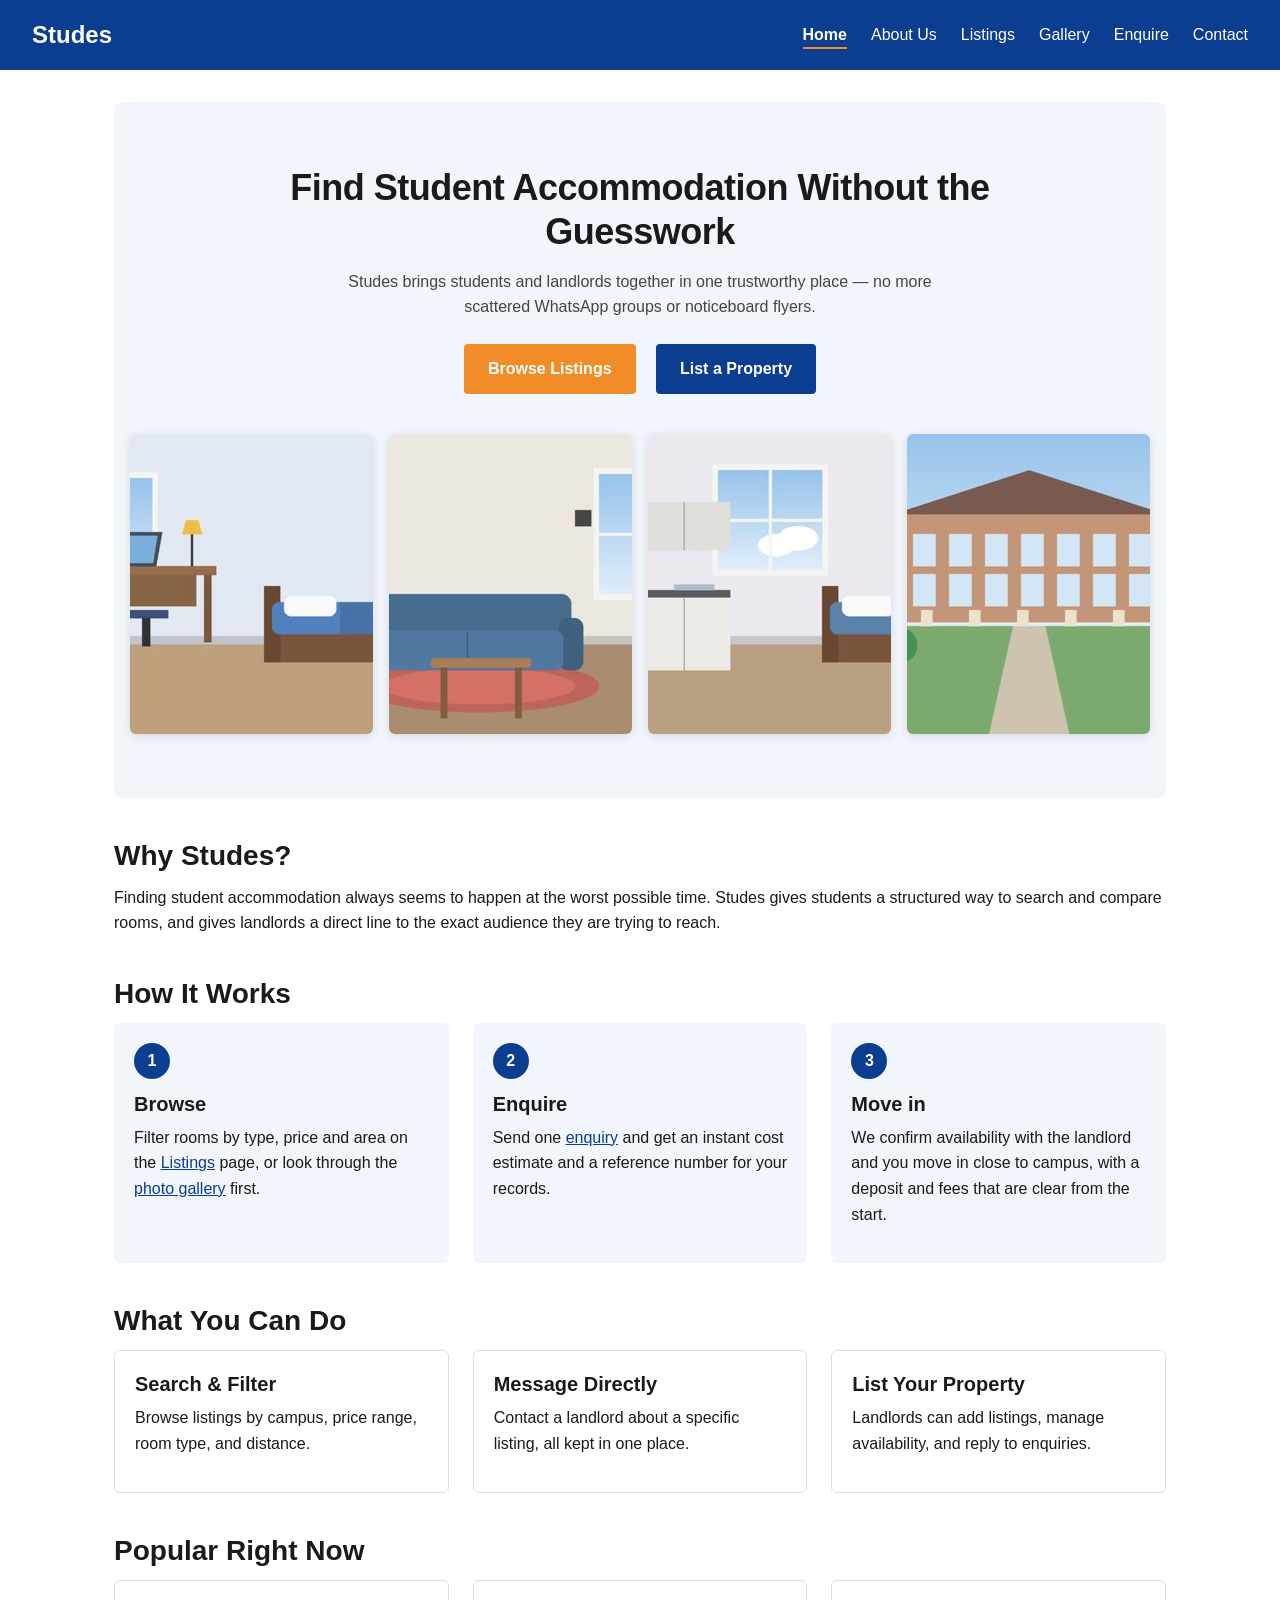
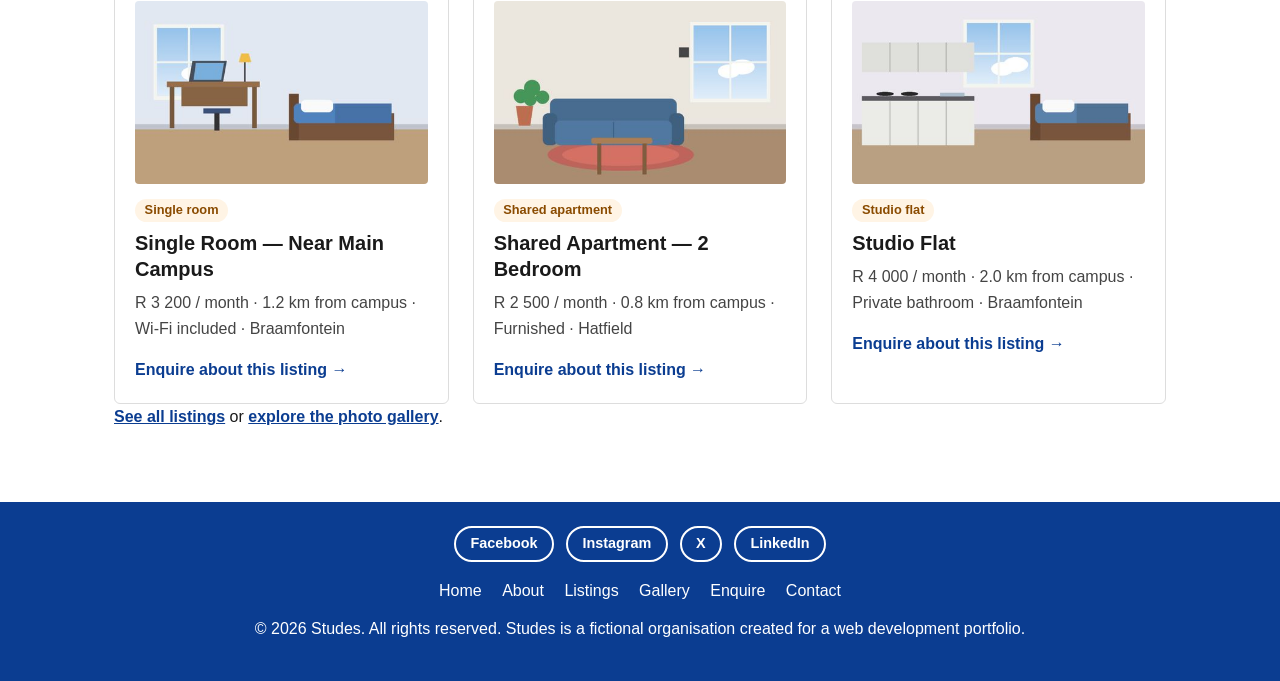
<file: index.html>
<!DOCTYPE html>
<html lang="en-ZA">
<head>
  <meta charset="UTF-8">
  <meta name="viewport" content="width=device-width, initial-scale=1.0">
  <title>Studes | Student Accommodation Near Campus in Johannesburg &amp; Pretoria</title>
  <meta name="description" content="Find student accommodation near campus in Johannesburg and Pretoria. Studes connects students with landlords who have rooms and units to let.">
  <meta name="keywords" content="student accommodation, student housing South Africa, rooms to rent near campus, Johannesburg, Pretoria, landlords, student rooms near Wits, student rooms near University of Pretoria">
  <meta name="author" content="Ignatious Shingirirai Tsikira">
  <meta name="robots" content="index, follow">
  <meta name="theme-color" content="#0b3d91">
  <link rel="canonical" href="https://shingi-tsikira.github.io/studes-website/index.html">
  <link rel="icon" type="image/png" href="images/favicon.png">

  <!-- Open Graph + Twitter tags control how the page looks when shared on social media -->
  <meta property="og:type" content="website">
  <meta property="og:site_name" content="Studes">
  <meta property="og:locale" content="en_ZA">
  <meta property="og:title" content="Studes | Student Accommodation Near Campus in Johannesburg &amp; Pretoria">
  <meta property="og:description" content="Find student accommodation near campus in Johannesburg and Pretoria. Studes connects students with landlords who have rooms and units to let.">
  <meta property="og:url" content="https://shingi-tsikira.github.io/studes-website/index.html">
  <meta property="og:image" content="https://shingi-tsikira.github.io/studes-website/images/studes-social-share.jpg">
  <meta property="og:image:width" content="1200">
  <meta property="og:image:height" content="630">
  <meta property="og:image:alt" content="Studes - student accommodation in Johannesburg and Pretoria">
  <meta name="twitter:card" content="summary_large_image">
  <meta name="twitter:title" content="Studes | Student Accommodation Near Campus in Johannesburg &amp; Pretoria">
  <meta name="twitter:description" content="Find student accommodation near campus in Johannesburg and Pretoria. Studes connects students with landlords who have rooms and units to let.">
  <meta name="twitter:image" content="https://shingi-tsikira.github.io/studes-website/images/studes-social-share.jpg">

  <link rel="stylesheet" href="css/style.css">

  <!-- Structured data (schema.org) helps search engines understand the organisation -->
  <script type="application/ld+json">
{
  "@context": "https://schema.org",
  "@type": "Organization",
  "name": "Studes",
  "url": "https://shingi-tsikira.github.io/studes-website/",
  "logo": "https://shingi-tsikira.github.io/studes-website/images/favicon.png",
  "description": "Studes connects students searching for accommodation with landlords who have rooms and units to let near campus.",
  "areaServed": [
    "Johannesburg",
    "Pretoria"
  ],
  "email": "info@studes.example",
  "sameAs": [
    "https://www.facebook.com/",
    "https://www.instagram.com/",
    "https://x.com/",
    "https://www.linkedin.com/"
  ]
}
  </script>
</head>
<body>
  <a class="skip-link" href="#main">Skip to main content</a>

  <!-- Header and primary navigation -->
  <header>
    <a class="logo" href="index.html" aria-label="Studes home">Studes</a>
    <button class="nav-toggle" id="navToggle" aria-label="Toggle navigation" aria-expanded="false" aria-controls="siteNav">&#9776;</button>
    <nav id="siteNav" aria-label="Primary">
      <ul>
        <li><a href="index.html" class="active" aria-current="page">Home</a></li>
        <li><a href="about.html">About Us</a></li>
        <li><a href="services.html">Listings</a></li>
        <li><a href="gallery.html">Gallery</a></li>
        <li><a href="enquiry.html">Enquire</a></li>
        <li><a href="contact.html">Contact</a></li>
      </ul>
    </nav>
  </header>

  <main id="main">
    <section class="hero">
      <h1>Find Student Accommodation Without the Guesswork</h1>
      <p>Studes brings students and landlords together in one trustworthy place &mdash; no more scattered WhatsApp groups or noticeboard flyers.</p>
      <a href="services.html" class="btn">Browse Listings</a>
      <a href="enquiry.html" class="btn btn-secondary">List a Property</a>
      <div class="hero-strip">
      <img src="images/gallery/thumbs/single-room-desk-braamfontein.jpg" srcset="images/gallery/thumbs/single-room-desk-braamfontein.jpg 480w, images/gallery/single-room-desk-braamfontein.jpg 1200w" sizes="(max-width: 768px) 50vw, 25vw" width="480" height="300" alt="Single room with a study desk, 1.2 km from campus in Braamfontein">
      <img src="images/gallery/thumbs/shared-apartment-lounge-hatfield.jpg" srcset="images/gallery/thumbs/shared-apartment-lounge-hatfield.jpg 480w, images/gallery/shared-apartment-lounge-hatfield.jpg 1200w" sizes="(max-width: 768px) 50vw, 25vw" width="480" height="300" alt="Furnished lounge in a two-bedroom shared apartment in Hatfield">
      <img src="images/gallery/thumbs/studio-flat-kitchenette-braamfontein.jpg" srcset="images/gallery/thumbs/studio-flat-kitchenette-braamfontein.jpg 480w, images/gallery/studio-flat-kitchenette-braamfontein.jpg 1200w" sizes="(max-width: 768px) 50vw, 25vw" width="480" height="300" alt="Studio flat with a kitchenette in Braamfontein">
      <img src="images/gallery/thumbs/campus-walkway-student-path.jpg" srcset="images/gallery/thumbs/campus-walkway-student-path.jpg 480w, images/gallery/campus-walkway-student-path.jpg 1200w" sizes="(max-width: 768px) 50vw, 25vw" width="480" height="300" alt="Walkway between student accommodation and the main campus buildings">
      </div>
    </section>

    <section class="intro">
      <h2>Why Studes?</h2>
      <p>Finding student accommodation always seems to happen at the worst possible time. Studes gives students a structured way to search and compare rooms, and gives landlords a direct line to the exact audience they are trying to reach.</p>
    </section>

    <section aria-labelledby="how-heading">
      <h2 id="how-heading">How It Works</h2>
      <ol class="steps">
        <li class="step-card"><span class="step-number" aria-hidden="true">1</span><h3>Browse</h3><p>Filter rooms by type, price and area on the <a href="services.html">Listings</a> page, or look through the <a href="gallery.html">photo gallery</a> first.</p></li>
        <li class="step-card"><span class="step-number" aria-hidden="true">2</span><h3>Enquire</h3><p>Send one <a href="enquiry.html">enquiry</a> and get an instant cost estimate and a reference number for your records.</p></li>
        <li class="step-card"><span class="step-number" aria-hidden="true">3</span><h3>Move in</h3><p>We confirm availability with the landlord and you move in close to campus, with a deposit and fees that are clear from the start.</p></li>
      </ol>
    </section>

    <section class="features">
      <h2>What You Can Do</h2>
      <div class="feature-grid">
        <article class="feature-card">
          <h3>Search &amp; Filter</h3>
          <p>Browse listings by campus, price range, room type, and distance.</p>
        </article>
        <article class="feature-card">
          <h3>Message Directly</h3>
          <p>Contact a landlord about a specific listing, all kept in one place.</p>
        </article>
        <article class="feature-card">
          <h3>List Your Property</h3>
          <p>Landlords can add listings, manage availability, and reply to enquiries.</p>
        </article>
      </div>
    </section>

    <section aria-labelledby="popular-heading">
      <h2 id="popular-heading">Popular Right Now</h2>
      <div class="listing-grid">
      <article class="listing-card" data-type="single" data-price="3200">
        <img src="images/gallery/thumbs/single-room-desk-braamfontein.jpg" srcset="images/gallery/thumbs/single-room-desk-braamfontein.jpg 480w, images/gallery/single-room-desk-braamfontein.jpg 1200w" sizes="(max-width: 768px) 100vw, (max-width: 1024px) 45vw, 340px" width="480" height="300" alt="Single room with a study desk, 1.2 km from campus in Braamfontein" loading="lazy">
        <span class="badge">Single room</span>
        <h3>Single Room &mdash; Near Main Campus</h3>
        <p class="listing-meta">R&nbsp;3&nbsp;200 / month &middot; 1.2 km from campus &middot; Wi-Fi included &middot; Braamfontein</p>
        <a href="enquiry.html?type=student&amp;room=single&amp;area=braamfontein" class="card-link" aria-label="Enquire about Single Room &amp;mdash; Near Main Campus in Braamfontein">Enquire about this listing &rarr;</a>
      </article>
      <article class="listing-card" data-type="shared" data-price="2500">
        <img src="images/gallery/thumbs/shared-apartment-lounge-hatfield.jpg" srcset="images/gallery/thumbs/shared-apartment-lounge-hatfield.jpg 480w, images/gallery/shared-apartment-lounge-hatfield.jpg 1200w" sizes="(max-width: 768px) 100vw, (max-width: 1024px) 45vw, 340px" width="480" height="300" alt="Furnished lounge in a two-bedroom shared apartment in Hatfield" loading="lazy">
        <span class="badge">Shared apartment</span>
        <h3>Shared Apartment &mdash; 2 Bedroom</h3>
        <p class="listing-meta">R&nbsp;2&nbsp;500 / month &middot; 0.8 km from campus &middot; Furnished &middot; Hatfield</p>
        <a href="enquiry.html?type=student&amp;room=shared&amp;area=hatfield" class="card-link" aria-label="Enquire about Shared Apartment &amp;mdash; 2 Bedroom in Hatfield">Enquire about this listing &rarr;</a>
      </article>
      <article class="listing-card" data-type="studio" data-price="4000">
        <img src="images/gallery/thumbs/studio-flat-kitchenette-braamfontein.jpg" srcset="images/gallery/thumbs/studio-flat-kitchenette-braamfontein.jpg 480w, images/gallery/studio-flat-kitchenette-braamfontein.jpg 1200w" sizes="(max-width: 768px) 100vw, (max-width: 1024px) 45vw, 340px" width="480" height="300" alt="Studio flat with a kitchenette in Braamfontein" loading="lazy">
        <span class="badge">Studio flat</span>
        <h3>Studio Flat</h3>
        <p class="listing-meta">R&nbsp;4&nbsp;000 / month &middot; 2.0 km from campus &middot; Private bathroom &middot; Braamfontein</p>
        <a href="enquiry.html?type=student&amp;room=studio&amp;area=braamfontein" class="card-link" aria-label="Enquire about Studio Flat in Braamfontein">Enquire about this listing &rarr;</a>
      </article>
      </div>
      <p><a class="section-link" href="services.html">See all listings</a> or <a class="section-link" href="gallery.html">explore the photo gallery</a>.</p>
    </section>
  </main>

  <!-- Footer -->
  <footer>
    <ul class="social-links" aria-label="Social media">
      <li><a href="https://www.facebook.com/" target="_blank" rel="noopener noreferrer" aria-label="Studes on Facebook (opens in a new tab)">Facebook</a></li>
      <li><a href="https://www.instagram.com/" target="_blank" rel="noopener noreferrer" aria-label="Studes on Instagram (opens in a new tab)">Instagram</a></li>
      <li><a href="https://x.com/" target="_blank" rel="noopener noreferrer" aria-label="Studes on X (opens in a new tab)">X</a></li>
      <li><a href="https://www.linkedin.com/" target="_blank" rel="noopener noreferrer" aria-label="Studes on LinkedIn (opens in a new tab)">LinkedIn</a></li>
    </ul>
    <nav class="footer-nav" aria-label="Footer">
      <a href="index.html">Home</a>
      <a href="about.html">About</a>
      <a href="services.html">Listings</a>
      <a href="gallery.html">Gallery</a>
      <a href="enquiry.html">Enquire</a>
      <a href="contact.html">Contact</a>
    </nav>
    <p>&copy; 2026 Studes. All rights reserved. Studes is a fictional organisation created for a web development portfolio.</p>
  </footer>

  <script src="js/script.js"></script>
</body>
</html>
</file>
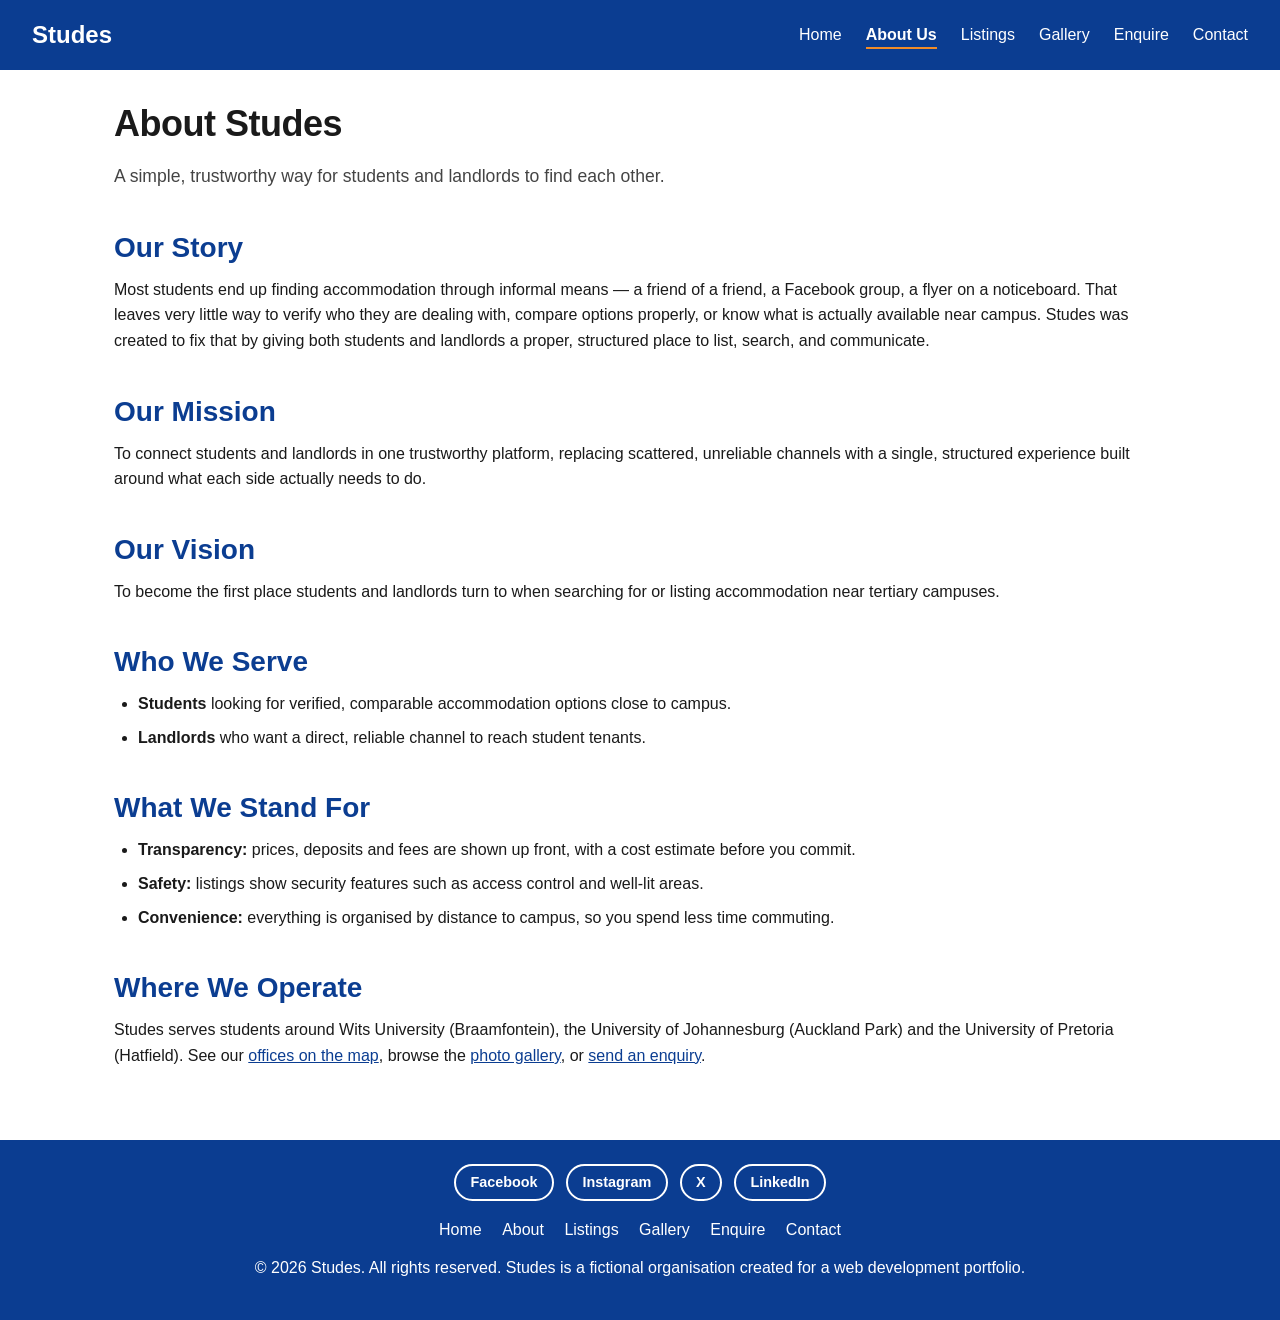
<file: about.html>
<!DOCTYPE html>
<html lang="en-ZA">
<head>
  <meta charset="UTF-8">
  <meta name="viewport" content="width=device-width, initial-scale=1.0">
  <title>About Studes | Our Mission to Simplify Student Housing</title>
  <meta name="description" content="Learn about Studes, our mission to connect students and landlords, and the student accommodation problem we set out to solve.">
  <meta name="keywords" content="student accommodation, student housing South Africa, rooms to rent near campus, Johannesburg, Pretoria, landlords, about Studes, our mission">
  <meta name="author" content="Ignatious Shingirirai Tsikira">
  <meta name="robots" content="index, follow">
  <meta name="theme-color" content="#0b3d91">
  <link rel="canonical" href="https://shingi-tsikira.github.io/studes-website/about.html">
  <link rel="icon" type="image/png" href="images/favicon.png">

  <!-- Open Graph + Twitter tags control how the page looks when shared on social media -->
  <meta property="og:type" content="website">
  <meta property="og:site_name" content="Studes">
  <meta property="og:locale" content="en_ZA">
  <meta property="og:title" content="About Studes | Our Mission to Simplify Student Housing">
  <meta property="og:description" content="Learn about Studes, our mission to connect students and landlords, and the student accommodation problem we set out to solve.">
  <meta property="og:url" content="https://shingi-tsikira.github.io/studes-website/about.html">
  <meta property="og:image" content="https://shingi-tsikira.github.io/studes-website/images/studes-social-share.jpg">
  <meta property="og:image:width" content="1200">
  <meta property="og:image:height" content="630">
  <meta property="og:image:alt" content="Studes - student accommodation in Johannesburg and Pretoria">
  <meta name="twitter:card" content="summary_large_image">
  <meta name="twitter:title" content="About Studes | Our Mission to Simplify Student Housing">
  <meta name="twitter:description" content="Learn about Studes, our mission to connect students and landlords, and the student accommodation problem we set out to solve.">
  <meta name="twitter:image" content="https://shingi-tsikira.github.io/studes-website/images/studes-social-share.jpg">

  <link rel="stylesheet" href="css/style.css">
</head>
<body>
  <a class="skip-link" href="#main">Skip to main content</a>

  <!-- Header and primary navigation -->
  <header>
    <a class="logo" href="index.html" aria-label="Studes home">Studes</a>
    <button class="nav-toggle" id="navToggle" aria-label="Toggle navigation" aria-expanded="false" aria-controls="siteNav">&#9776;</button>
    <nav id="siteNav" aria-label="Primary">
      <ul>
        <li><a href="index.html">Home</a></li>
        <li><a href="about.html" class="active" aria-current="page">About Us</a></li>
        <li><a href="services.html">Listings</a></li>
        <li><a href="gallery.html">Gallery</a></li>
        <li><a href="enquiry.html">Enquire</a></li>
        <li><a href="contact.html">Contact</a></li>
      </ul>
    </nav>
  </header>

  <main id="main">
    <section class="page-header">
      <h1>About Studes</h1>
      <p class="lead">A simple, trustworthy way for students and landlords to find each other.</p>
    </section>

    <section class="content-block">
      <h2>Our Story</h2>
      <p>Most students end up finding accommodation through informal means &mdash; a friend of a friend, a Facebook group, a flyer on a noticeboard. That leaves very little way to verify who they are dealing with, compare options properly, or know what is actually available near campus. Studes was created to fix that by giving both students and landlords a proper, structured place to list, search, and communicate.</p>
    </section>

    <section class="content-block">
      <h2>Our Mission</h2>
      <p>To connect students and landlords in one trustworthy platform, replacing scattered, unreliable channels with a single, structured experience built around what each side actually needs to do.</p>
    </section>

    <section class="content-block">
      <h2>Our Vision</h2>
      <p>To become the first place students and landlords turn to when searching for or listing accommodation near tertiary campuses.</p>
    </section>

    <section class="content-block">
      <h2>Who We Serve</h2>
      <ul class="plain-list">
        <li><strong>Students</strong> looking for verified, comparable accommodation options close to campus.</li>
        <li><strong>Landlords</strong> who want a direct, reliable channel to reach student tenants.</li>
      </ul>
    </section>

    <section class="content-block">
      <h2>What We Stand For</h2>
      <ul class="plain-list">
        <li><strong>Transparency:</strong> prices, deposits and fees are shown up front, with a cost estimate before you commit.</li>
        <li><strong>Safety:</strong> listings show security features such as access control and well-lit areas.</li>
        <li><strong>Convenience:</strong> everything is organised by distance to campus, so you spend less time commuting.</li>
      </ul>
    </section>

    <section class="content-block">
      <h2>Where We Operate</h2>
      <p>Studes serves students around Wits University (Braamfontein), the University of Johannesburg (Auckland Park) and the University of Pretoria (Hatfield). See our <a href="contact.html">offices on the map</a>, browse the <a href="gallery.html">photo gallery</a>, or <a href="enquiry.html">send an enquiry</a>.</p>
    </section>
  </main>

  <!-- Footer -->
  <footer>
    <ul class="social-links" aria-label="Social media">
      <li><a href="https://www.facebook.com/" target="_blank" rel="noopener noreferrer" aria-label="Studes on Facebook (opens in a new tab)">Facebook</a></li>
      <li><a href="https://www.instagram.com/" target="_blank" rel="noopener noreferrer" aria-label="Studes on Instagram (opens in a new tab)">Instagram</a></li>
      <li><a href="https://x.com/" target="_blank" rel="noopener noreferrer" aria-label="Studes on X (opens in a new tab)">X</a></li>
      <li><a href="https://www.linkedin.com/" target="_blank" rel="noopener noreferrer" aria-label="Studes on LinkedIn (opens in a new tab)">LinkedIn</a></li>
    </ul>
    <nav class="footer-nav" aria-label="Footer">
      <a href="index.html">Home</a>
      <a href="about.html">About</a>
      <a href="services.html">Listings</a>
      <a href="gallery.html">Gallery</a>
      <a href="enquiry.html">Enquire</a>
      <a href="contact.html">Contact</a>
    </nav>
    <p>&copy; 2026 Studes. All rights reserved. Studes is a fictional organisation created for a web development portfolio.</p>
  </footer>

  <script src="js/script.js"></script>
</body>
</html>
</file>
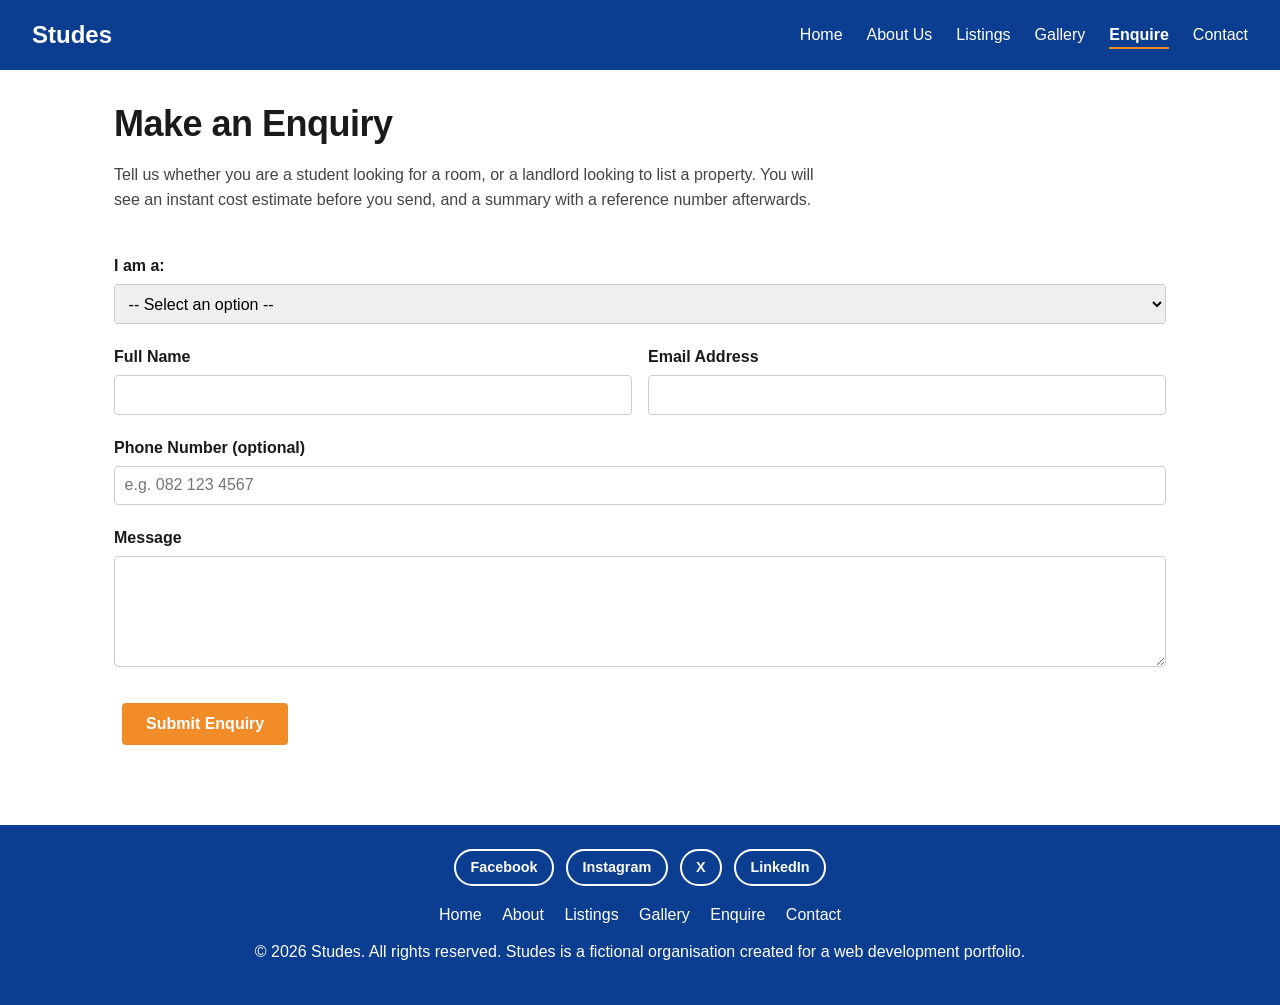
<file: enquiry.html>
<!DOCTYPE html>
<html lang="en-ZA">
<head>
  <meta charset="UTF-8">
  <meta name="viewport" content="width=device-width, initial-scale=1.0">
  <title>Make an Enquiry | Get a Student Accommodation Cost Estimate | Studes</title>
  <meta name="description" content="Send a student accommodation enquiry or list your property with Studes. Get an instant cost estimate and a reference number.">
  <meta name="keywords" content="student accommodation, student housing South Africa, rooms to rent near campus, Johannesburg, Pretoria, landlords, accommodation enquiry, cost estimate, list a property, deposit">
  <meta name="author" content="Ignatious Shingirirai Tsikira">
  <meta name="robots" content="index, follow">
  <meta name="theme-color" content="#0b3d91">
  <link rel="canonical" href="https://shingi-tsikira.github.io/studes-website/enquiry.html">
  <link rel="icon" type="image/png" href="images/favicon.png">

  <!-- Open Graph + Twitter tags control how the page looks when shared on social media -->
  <meta property="og:type" content="website">
  <meta property="og:site_name" content="Studes">
  <meta property="og:locale" content="en_ZA">
  <meta property="og:title" content="Make an Enquiry | Get a Student Accommodation Cost Estimate | Studes">
  <meta property="og:description" content="Send a student accommodation enquiry or list your property with Studes. Get an instant cost estimate and a reference number.">
  <meta property="og:url" content="https://shingi-tsikira.github.io/studes-website/enquiry.html">
  <meta property="og:image" content="https://shingi-tsikira.github.io/studes-website/images/studes-social-share.jpg">
  <meta property="og:image:width" content="1200">
  <meta property="og:image:height" content="630">
  <meta property="og:image:alt" content="Studes - student accommodation in Johannesburg and Pretoria">
  <meta name="twitter:card" content="summary_large_image">
  <meta name="twitter:title" content="Make an Enquiry | Get a Student Accommodation Cost Estimate | Studes">
  <meta name="twitter:description" content="Send a student accommodation enquiry or list your property with Studes. Get an instant cost estimate and a reference number.">
  <meta name="twitter:image" content="https://shingi-tsikira.github.io/studes-website/images/studes-social-share.jpg">

  <link rel="stylesheet" href="css/style.css">
</head>
<body>
  <a class="skip-link" href="#main">Skip to main content</a>

  <!-- Header and primary navigation -->
  <header>
    <a class="logo" href="index.html" aria-label="Studes home">Studes</a>
    <button class="nav-toggle" id="navToggle" aria-label="Toggle navigation" aria-expanded="false" aria-controls="siteNav">&#9776;</button>
    <nav id="siteNav" aria-label="Primary">
      <ul>
        <li><a href="index.html">Home</a></li>
        <li><a href="about.html">About Us</a></li>
        <li><a href="services.html">Listings</a></li>
        <li><a href="gallery.html">Gallery</a></li>
        <li><a href="enquiry.html" class="active" aria-current="page">Enquire</a></li>
        <li><a href="contact.html">Contact</a></li>
      </ul>
    </nav>
  </header>

  <main id="main">
    <section class="page-header">
      <h1>Make an Enquiry</h1>
      <p>Tell us whether you are a student looking for a room, or a landlord looking to list a property. You will see an instant cost estimate before you send, and a summary with a reference number afterwards.</p>
    </section>

    <section class="content-block">
      <!-- novalidate turns off the browser's default bubbles so js/validation.js can show its own inline messages -->
      <form action="#" method="post" id="enquiry-form" novalidate>
        <div class="form-group">
          <label for="enquiry-type">I am a:</label>
          <select id="enquiry-type" name="enquiry-type" data-validate="select" required>
            <option value="">-- Select an option --</option>
            <option value="student">Student looking for accommodation</option>
            <option value="landlord">Landlord wanting to list a property</option>
          </select>
        </div>

        <!-- Shown only when "Student" is selected -->
        <div class="conditional-fields" id="student-fields" hidden>
          <div class="form-row">
            <div class="form-group">
              <label for="campus">Campus you are studying at</label>
              <select id="campus" name="campus" data-validate="select">
            <option value="">-- Select a campus --</option>
            <option value="Wits University (Braamfontein)">Wits University (Braamfontein)</option>
            <option value="University of Pretoria (Hatfield)">University of Pretoria (Hatfield)</option>
            <option value="University of Johannesburg (Auckland Park)">University of Johannesburg (Auckland Park)</option>
            <option value="Another campus">Another campus</option>
              </select>
            </div>
            <div class="form-group">
              <label for="room-type">Room type</label>
              <select id="room-type" name="room-type" data-validate="select">
            <option value="">-- Select a room type --</option>
            <option value="single">Single room (from R 2 800)</option>
            <option value="shared">Shared apartment / house (from R 2 200)</option>
            <option value="studio">Studio flat (from R 4 200)</option>
              </select>
            </div>
          </div>
          <div class="form-row">
            <div class="form-group">
              <label for="area">Preferred area</label>
              <select id="area" name="area" data-validate="select">
            <option value="">-- Select an area --</option>
            <option value="braamfontein">Braamfontein (Johannesburg)</option>
            <option value="hatfield">Hatfield (Pretoria)</option>
            <option value="auckland-park">Auckland Park (Johannesburg)</option>
            <option value="other">Another area</option>
              </select>
            </div>
            <div class="form-group">
              <label for="move-in">Move-in date</label>
              <input type="date" id="move-in" name="move-in" data-validate="date">
            </div>
            <div class="form-group">
              <label for="lease-months">Lease length (months)</label>
              <input type="number" id="lease-months" name="lease-months" value="10" min="1" max="12" step="1" inputmode="numeric" data-validate="number" data-min="1" data-max="12">
              <p class="help-text">Between 1 and 12 months.</p>
            </div>
          </div>
          <fieldset class="form-group">
            <legend>Extras (optional)</legend>
            <div class="check-row">
              <label><input type="checkbox" name="extras" value="wifi"> Fibre Wi-Fi (+R 250)</label>
              <label><input type="checkbox" name="extras" value="furnished"> Furnished (+R 400)</label>
              <label><input type="checkbox" name="extras" value="parking"> Secure parking (+R 350)</label>
              <label><input type="checkbox" name="extras" value="laundry"> Laundry access (+R 150)</label>
            </div>
          </fieldset>
        </div>

        <!-- Shown only when "Landlord" is selected -->
        <div class="conditional-fields" id="landlord-fields" hidden>
          <div class="form-row">
            <div class="form-group">
              <label for="property-area">Property area</label>
              <select id="property-area" name="property-area" data-validate="select">
            <option value="">-- Select an area --</option>
            <option value="braamfontein">Braamfontein (Johannesburg)</option>
            <option value="hatfield">Hatfield (Pretoria)</option>
            <option value="auckland-park">Auckland Park (Johannesburg)</option>
            <option value="other">Another area</option>
              </select>
            </div>
            <div class="form-group">
              <label for="units">Number of units to list</label>
              <input type="number" id="units" name="units" value="1" min="1" max="50" step="1" inputmode="numeric" data-validate="number" data-min="1" data-max="50">
            </div>
          </div>
          <div class="form-row">
            <div class="form-group">
              <label for="monthly-rent">Monthly rent per unit (R)</label>
              <input type="number" id="monthly-rent" name="monthly-rent" min="500" max="30000" step="1" inputmode="numeric" data-validate="number" data-min="500" data-max="30000" placeholder="e.g. 3200">
              <p class="help-text">Between R 500 and R 30 000.</p>
            </div>
            <div class="form-group">
              <label for="plan">Listing plan</label>
              <select id="plan" name="plan" data-validate="select">
            <option value="">-- Select a plan --</option>
            <option value="standard">Standard listing (5% commission)</option>
            <option value="featured">Featured listing (8% commission)</option>
              </select>
            </div>
          </div>
        </div>

        <!-- Live cost estimate, filled in by js/enquiry.js -->
        <div class="estimate-panel" id="estimate-panel" aria-live="polite" hidden>
          <h2>Your estimate</h2>
          <table>
            <caption class="visually-hidden">Estimated costs based on your selections</caption>
            <tbody id="estimate-body"></tbody>
          </table>
          <p class="fine-print">Estimates only &mdash; final pricing is confirmed by a Studes team member.</p>
        </div>

        <div class="form-row">
          <div class="form-group">
            <label for="full-name">Full Name</label>
            <input type="text" id="full-name" name="full-name" data-validate="name" autocomplete="name" required>
          </div>
          <div class="form-group">
            <label for="email">Email Address</label>
            <input type="email" id="email" name="email" data-validate="email" autocomplete="email" required>
          </div>
        </div>

        <div class="form-group">
          <label for="phone">Phone Number (optional)</label>
          <input type="tel" id="phone" name="phone" data-validate="phone" autocomplete="tel" placeholder="e.g. 082 123 4567">
        </div>

        <div class="form-group">
          <label for="message">Message</label>
          <textarea id="message" name="message" rows="5" data-validate="message" required></textarea>
        </div>

        <button type="submit" class="btn">Submit Enquiry</button>
        <div class="form-status" role="status" aria-live="polite"></div>
        <noscript><p class="no-results">This form needs JavaScript. Please email <a href="mailto:info@studes.example">info@studes.example</a> instead.</p></noscript>
      </form>
    </section>
  </main>

  <!-- Footer -->
  <footer>
    <ul class="social-links" aria-label="Social media">
      <li><a href="https://www.facebook.com/" target="_blank" rel="noopener noreferrer" aria-label="Studes on Facebook (opens in a new tab)">Facebook</a></li>
      <li><a href="https://www.instagram.com/" target="_blank" rel="noopener noreferrer" aria-label="Studes on Instagram (opens in a new tab)">Instagram</a></li>
      <li><a href="https://x.com/" target="_blank" rel="noopener noreferrer" aria-label="Studes on X (opens in a new tab)">X</a></li>
      <li><a href="https://www.linkedin.com/" target="_blank" rel="noopener noreferrer" aria-label="Studes on LinkedIn (opens in a new tab)">LinkedIn</a></li>
    </ul>
    <nav class="footer-nav" aria-label="Footer">
      <a href="index.html">Home</a>
      <a href="about.html">About</a>
      <a href="services.html">Listings</a>
      <a href="gallery.html">Gallery</a>
      <a href="enquiry.html">Enquire</a>
      <a href="contact.html">Contact</a>
    </nav>
    <p>&copy; 2026 Studes. All rights reserved. Studes is a fictional organisation created for a web development portfolio.</p>
  </footer>

  <script src="js/script.js"></script>
  <script src="js/validation.js"></script>
  <script src="js/enquiry.js"></script>
</body>
</html>
</file>
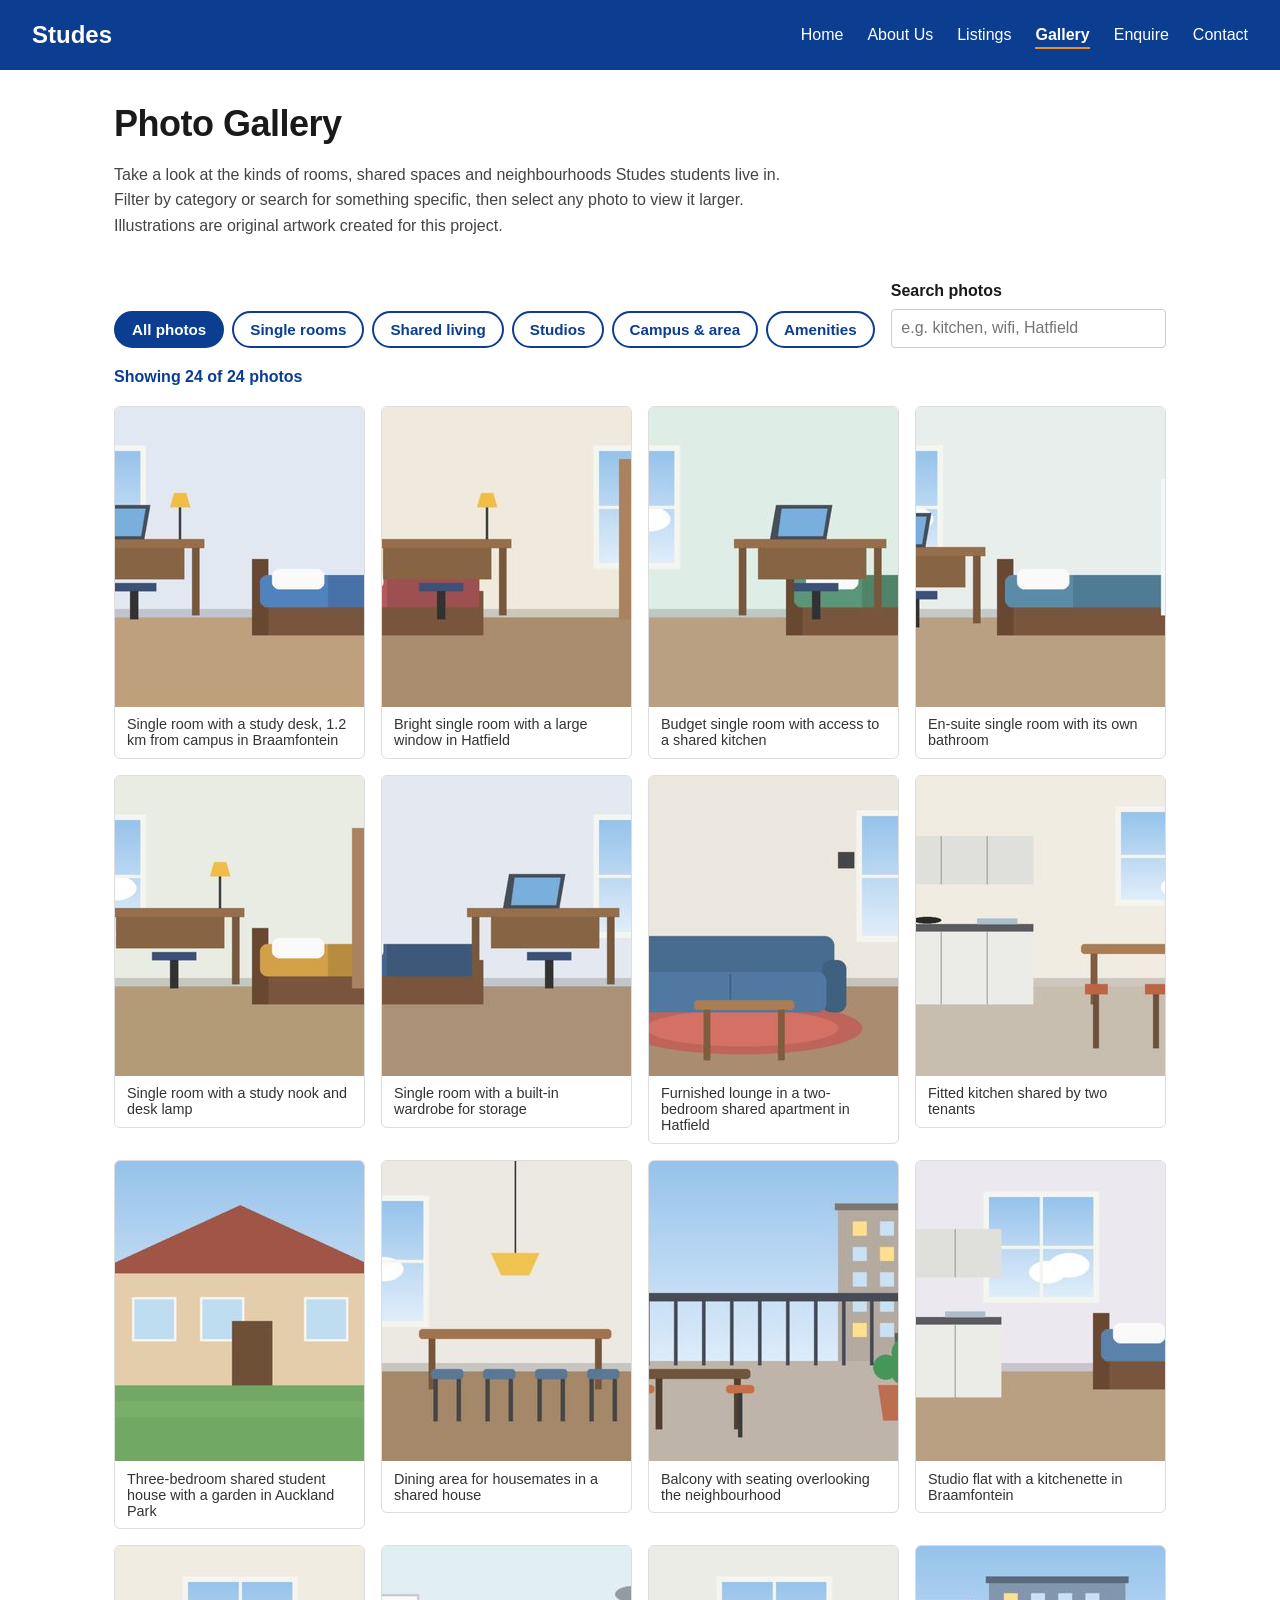
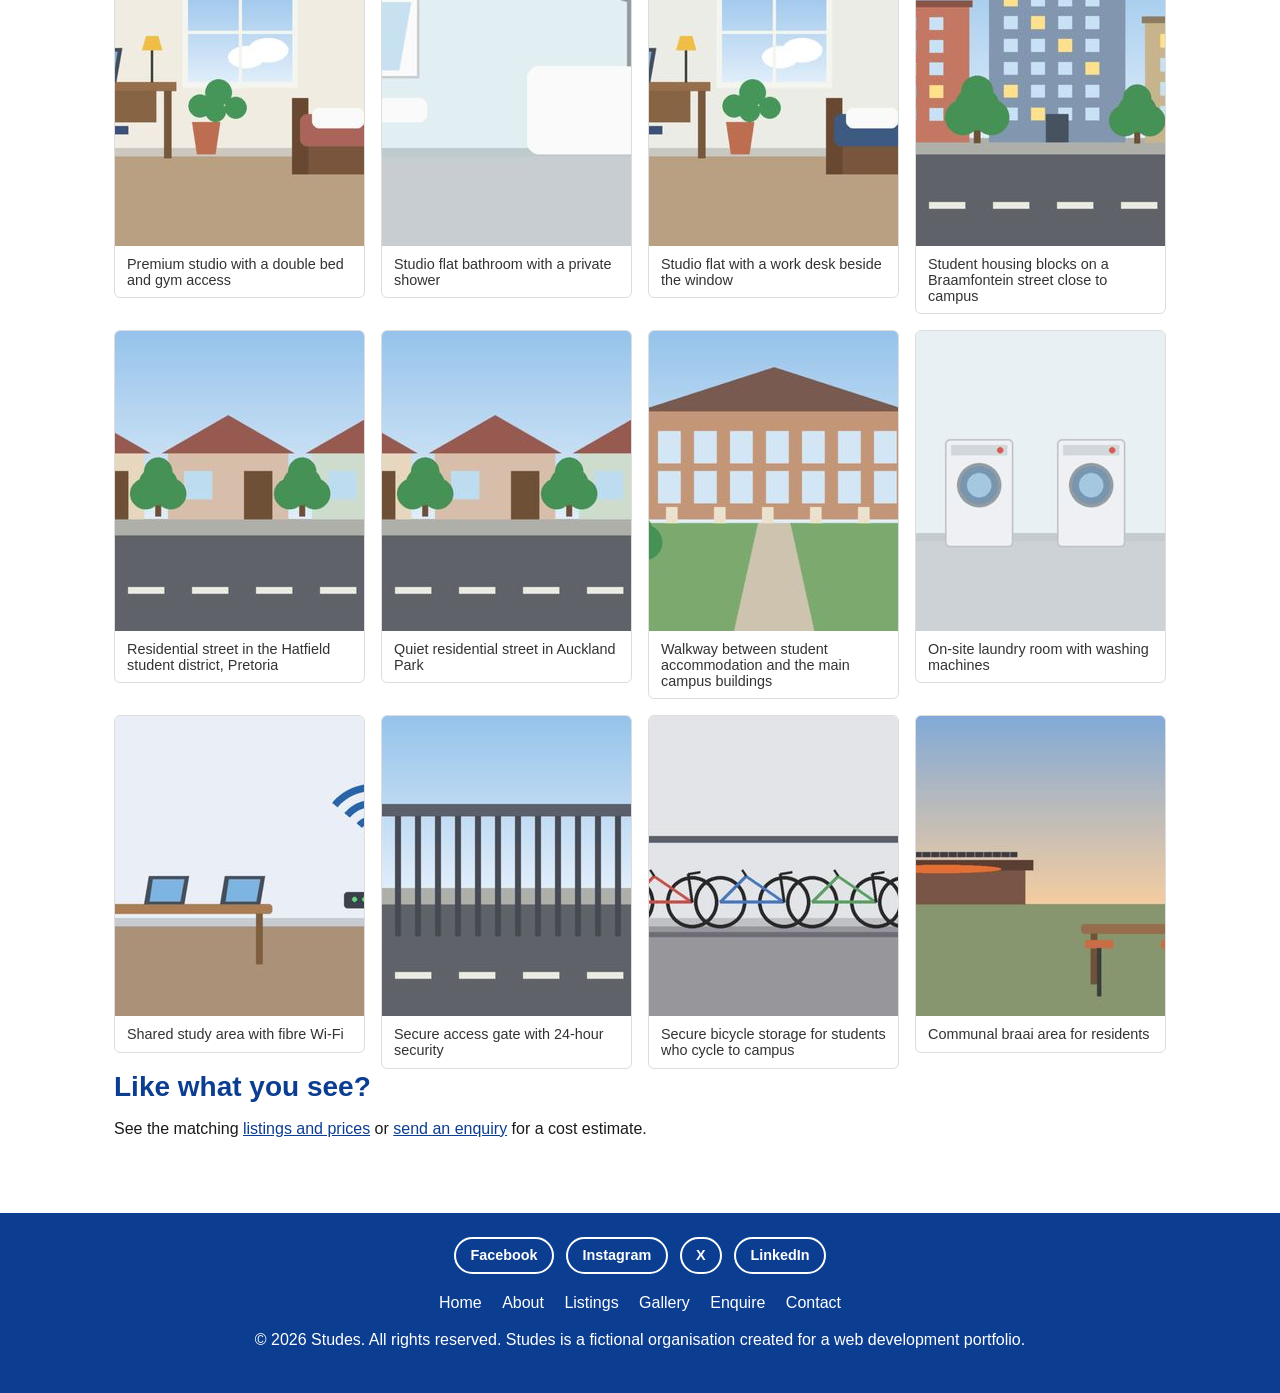
<file: gallery.html>
<!DOCTYPE html>
<html lang="en-ZA">
<head>
  <meta charset="UTF-8">
  <meta name="viewport" content="width=device-width, initial-scale=1.0">
  <title>Student Accommodation Photo Gallery | Rooms, Studios &amp; Campus Areas | Studes</title>
  <meta name="description" content="Browse photos of student rooms, shared apartments, studio flats, campus areas and amenities near Wits, UJ and the University of Pretoria.">
  <meta name="keywords" content="student accommodation, student housing South Africa, rooms to rent near campus, Johannesburg, Pretoria, landlords, student room photos, studio flat photos, Braamfontein, Hatfield, Auckland Park, gallery">
  <meta name="author" content="Ignatious Shingirirai Tsikira">
  <meta name="robots" content="index, follow">
  <meta name="theme-color" content="#0b3d91">
  <link rel="canonical" href="https://shingi-tsikira.github.io/studes-website/gallery.html">
  <link rel="icon" type="image/png" href="images/favicon.png">

  <!-- Open Graph + Twitter tags control how the page looks when shared on social media -->
  <meta property="og:type" content="website">
  <meta property="og:site_name" content="Studes">
  <meta property="og:locale" content="en_ZA">
  <meta property="og:title" content="Student Accommodation Photo Gallery | Rooms, Studios &amp; Campus Areas | Studes">
  <meta property="og:description" content="Browse photos of student rooms, shared apartments, studio flats, campus areas and amenities near Wits, UJ and the University of Pretoria.">
  <meta property="og:url" content="https://shingi-tsikira.github.io/studes-website/gallery.html">
  <meta property="og:image" content="https://shingi-tsikira.github.io/studes-website/images/studes-social-share.jpg">
  <meta property="og:image:width" content="1200">
  <meta property="og:image:height" content="630">
  <meta property="og:image:alt" content="Studes - student accommodation in Johannesburg and Pretoria">
  <meta name="twitter:card" content="summary_large_image">
  <meta name="twitter:title" content="Student Accommodation Photo Gallery | Rooms, Studios &amp; Campus Areas | Studes">
  <meta name="twitter:description" content="Browse photos of student rooms, shared apartments, studio flats, campus areas and amenities near Wits, UJ and the University of Pretoria.">
  <meta name="twitter:image" content="https://shingi-tsikira.github.io/studes-website/images/studes-social-share.jpg">

  <link rel="stylesheet" href="css/style.css">
</head>
<body>
  <a class="skip-link" href="#main">Skip to main content</a>

  <!-- Header and primary navigation -->
  <header>
    <a class="logo" href="index.html" aria-label="Studes home">Studes</a>
    <button class="nav-toggle" id="navToggle" aria-label="Toggle navigation" aria-expanded="false" aria-controls="siteNav">&#9776;</button>
    <nav id="siteNav" aria-label="Primary">
      <ul>
        <li><a href="index.html">Home</a></li>
        <li><a href="about.html">About Us</a></li>
        <li><a href="services.html">Listings</a></li>
        <li><a href="gallery.html" class="active" aria-current="page">Gallery</a></li>
        <li><a href="enquiry.html">Enquire</a></li>
        <li><a href="contact.html">Contact</a></li>
      </ul>
    </nav>
  </header>

  <main id="main">
    <section class="page-header">
      <h1>Photo Gallery</h1>
      <p>Take a look at the kinds of rooms, shared spaces and neighbourhoods Studes students live in. Filter by category or search for something specific, then select any photo to view it larger. Illustrations are original artwork created for this project.</p>
    </section>

    <div class="gallery-controls">
      <div class="pill-group" role="group" aria-label="Filter photos by category">
        <button type="button" class="pill" data-filter="all" aria-pressed="true">All photos</button>
        <button type="button" class="pill" data-filter="rooms" aria-pressed="false">Single rooms</button>
        <button type="button" class="pill" data-filter="shared" aria-pressed="false">Shared living</button>
        <button type="button" class="pill" data-filter="studios" aria-pressed="false">Studios</button>
        <button type="button" class="pill" data-filter="campus" aria-pressed="false">Campus &amp; area</button>
        <button type="button" class="pill" data-filter="amenities" aria-pressed="false">Amenities</button>
      </div>
      <div class="gallery-search">
        <label for="gallery-search">Search photos</label>
        <input type="search" id="gallery-search" placeholder="e.g. kitchen, wifi, Hatfield">
      </div>
    </div>

    <p id="gallery-count" class="results-count" aria-live="polite"></p>

    <ul class="gallery-grid" id="gallery-grid">
      <li><button type="button" class="gallery-item" data-full="images/gallery/single-room-desk-braamfontein.jpg" data-caption="Single room with a study desk, 1.2 km from campus in Braamfontein" data-alt="Single room with a study desk, 1.2 km from campus in Braamfontein" data-category="rooms" data-keywords="single room desk wifi braamfontein study" aria-label="View larger photo: Single room with a study desk, 1.2 km from campus in Braamfontein">
        <img src="images/gallery/thumbs/single-room-desk-braamfontein.jpg" srcset="images/gallery/thumbs/single-room-desk-braamfontein.jpg 480w, images/gallery/single-room-desk-braamfontein.jpg 1200w" sizes="(max-width: 768px) 100vw, (max-width: 1024px) 50vw, 360px" width="480" height="300" alt="Single room with a study desk, 1.2 km from campus in Braamfontein" loading="lazy">
        <span aria-hidden="true">Single room with a study desk, 1.2 km from campus in Braamfontein</span>
      </button></li>
      <li><button type="button" class="gallery-item" data-full="images/gallery/single-room-bed-window-hatfield.jpg" data-caption="Bright single room with a large window in Hatfield" data-alt="Bright single room with a large window in Hatfield" data-category="rooms" data-keywords="single room window bright hatfield bed" aria-label="View larger photo: Bright single room with a large window in Hatfield">
        <img src="images/gallery/thumbs/single-room-bed-window-hatfield.jpg" srcset="images/gallery/thumbs/single-room-bed-window-hatfield.jpg 480w, images/gallery/single-room-bed-window-hatfield.jpg 1200w" sizes="(max-width: 768px) 100vw, (max-width: 1024px) 50vw, 360px" width="480" height="300" alt="Bright single room with a large window in Hatfield" loading="lazy">
        <span aria-hidden="true">Bright single room with a large window in Hatfield</span>
      </button></li>
      <li><button type="button" class="gallery-item" data-full="images/gallery/budget-single-room-shared-kitchen.jpg" data-caption="Budget single room with access to a shared kitchen" data-alt="Budget single room with access to a shared kitchen" data-category="rooms" data-keywords="budget affordable single room shared kitchen" aria-label="View larger photo: Budget single room with access to a shared kitchen">
        <img src="images/gallery/thumbs/budget-single-room-shared-kitchen.jpg" srcset="images/gallery/thumbs/budget-single-room-shared-kitchen.jpg 480w, images/gallery/budget-single-room-shared-kitchen.jpg 1200w" sizes="(max-width: 768px) 100vw, (max-width: 1024px) 50vw, 360px" width="480" height="300" alt="Budget single room with access to a shared kitchen" loading="lazy">
        <span aria-hidden="true">Budget single room with access to a shared kitchen</span>
      </button></li>
      <li><button type="button" class="gallery-item" data-full="images/gallery/en-suite-single-room-private-bathroom.jpg" data-caption="En-suite single room with its own bathroom" data-alt="En-suite single room with its own bathroom" data-category="rooms" data-keywords="en-suite private bathroom single room" aria-label="View larger photo: En-suite single room with its own bathroom">
        <img src="images/gallery/thumbs/en-suite-single-room-private-bathroom.jpg" srcset="images/gallery/thumbs/en-suite-single-room-private-bathroom.jpg 480w, images/gallery/en-suite-single-room-private-bathroom.jpg 1200w" sizes="(max-width: 768px) 100vw, (max-width: 1024px) 50vw, 360px" width="480" height="300" alt="En-suite single room with its own bathroom" loading="lazy">
        <span aria-hidden="true">En-suite single room with its own bathroom</span>
      </button></li>
      <li><button type="button" class="gallery-item" data-full="images/gallery/single-room-study-nook-lamp.jpg" data-caption="Single room with a study nook and desk lamp" data-alt="Single room with a study nook and desk lamp" data-category="rooms" data-keywords="study nook desk lamp quiet single room" aria-label="View larger photo: Single room with a study nook and desk lamp">
        <img src="images/gallery/thumbs/single-room-study-nook-lamp.jpg" srcset="images/gallery/thumbs/single-room-study-nook-lamp.jpg 480w, images/gallery/single-room-study-nook-lamp.jpg 1200w" sizes="(max-width: 768px) 100vw, (max-width: 1024px) 50vw, 360px" width="480" height="300" alt="Single room with a study nook and desk lamp" loading="lazy">
        <span aria-hidden="true">Single room with a study nook and desk lamp</span>
      </button></li>
      <li><button type="button" class="gallery-item" data-full="images/gallery/single-room-wardrobe-storage.jpg" data-caption="Single room with a built-in wardrobe for storage" data-alt="Single room with a built-in wardrobe for storage" data-category="rooms" data-keywords="wardrobe storage cupboard single room" aria-label="View larger photo: Single room with a built-in wardrobe for storage">
        <img src="images/gallery/thumbs/single-room-wardrobe-storage.jpg" srcset="images/gallery/thumbs/single-room-wardrobe-storage.jpg 480w, images/gallery/single-room-wardrobe-storage.jpg 1200w" sizes="(max-width: 768px) 100vw, (max-width: 1024px) 50vw, 360px" width="480" height="300" alt="Single room with a built-in wardrobe for storage" loading="lazy">
        <span aria-hidden="true">Single room with a built-in wardrobe for storage</span>
      </button></li>
      <li><button type="button" class="gallery-item" data-full="images/gallery/shared-apartment-lounge-hatfield.jpg" data-caption="Furnished lounge in a two-bedroom shared apartment in Hatfield" data-alt="Furnished lounge in a two-bedroom shared apartment in Hatfield" data-category="shared" data-keywords="shared apartment lounge furnished hatfield couch" aria-label="View larger photo: Furnished lounge in a two-bedroom shared apartment in Hatfield">
        <img src="images/gallery/thumbs/shared-apartment-lounge-hatfield.jpg" srcset="images/gallery/thumbs/shared-apartment-lounge-hatfield.jpg 480w, images/gallery/shared-apartment-lounge-hatfield.jpg 1200w" sizes="(max-width: 768px) 100vw, (max-width: 1024px) 50vw, 360px" width="480" height="300" alt="Furnished lounge in a two-bedroom shared apartment in Hatfield" loading="lazy">
        <span aria-hidden="true">Furnished lounge in a two-bedroom shared apartment in Hatfield</span>
      </button></li>
      <li><button type="button" class="gallery-item" data-full="images/gallery/shared-apartment-kitchen-fitted.jpg" data-caption="Fitted kitchen shared by two tenants" data-alt="Fitted kitchen shared by two tenants" data-category="shared" data-keywords="shared apartment kitchen fitted cooking" aria-label="View larger photo: Fitted kitchen shared by two tenants">
        <img src="images/gallery/thumbs/shared-apartment-kitchen-fitted.jpg" srcset="images/gallery/thumbs/shared-apartment-kitchen-fitted.jpg 480w, images/gallery/shared-apartment-kitchen-fitted.jpg 1200w" sizes="(max-width: 768px) 100vw, (max-width: 1024px) 50vw, 360px" width="480" height="300" alt="Fitted kitchen shared by two tenants" loading="lazy">
        <span aria-hidden="true">Fitted kitchen shared by two tenants</span>
      </button></li>
      <li><button type="button" class="gallery-item" data-full="images/gallery/three-bedroom-shared-house-garden.jpg" data-caption="Three-bedroom shared student house with a garden in Auckland Park" data-alt="Three-bedroom shared student house with a garden in Auckland Park" data-category="shared" data-keywords="shared house garden auckland park three bedroom" aria-label="View larger photo: Three-bedroom shared student house with a garden in Auckland Park">
        <img src="images/gallery/thumbs/three-bedroom-shared-house-garden.jpg" srcset="images/gallery/thumbs/three-bedroom-shared-house-garden.jpg 480w, images/gallery/three-bedroom-shared-house-garden.jpg 1200w" sizes="(max-width: 768px) 100vw, (max-width: 1024px) 50vw, 360px" width="480" height="300" alt="Three-bedroom shared student house with a garden in Auckland Park" loading="lazy">
        <span aria-hidden="true">Three-bedroom shared student house with a garden in Auckland Park</span>
      </button></li>
      <li><button type="button" class="gallery-item" data-full="images/gallery/shared-house-dining-area.jpg" data-caption="Dining area for housemates in a shared house" data-alt="Dining area for housemates in a shared house" data-category="shared" data-keywords="shared house dining area table housemates" aria-label="View larger photo: Dining area for housemates in a shared house">
        <img src="images/gallery/thumbs/shared-house-dining-area.jpg" srcset="images/gallery/thumbs/shared-house-dining-area.jpg 480w, images/gallery/shared-house-dining-area.jpg 1200w" sizes="(max-width: 768px) 100vw, (max-width: 1024px) 50vw, 360px" width="480" height="300" alt="Dining area for housemates in a shared house" loading="lazy">
        <span aria-hidden="true">Dining area for housemates in a shared house</span>
      </button></li>
      <li><button type="button" class="gallery-item" data-full="images/gallery/shared-apartment-balcony-view.jpg" data-caption="Balcony with seating overlooking the neighbourhood" data-alt="Balcony with seating overlooking the neighbourhood" data-category="shared" data-keywords="balcony view seating shared apartment outdoor" aria-label="View larger photo: Balcony with seating overlooking the neighbourhood">
        <img src="images/gallery/thumbs/shared-apartment-balcony-view.jpg" srcset="images/gallery/thumbs/shared-apartment-balcony-view.jpg 480w, images/gallery/shared-apartment-balcony-view.jpg 1200w" sizes="(max-width: 768px) 100vw, (max-width: 1024px) 50vw, 360px" width="480" height="300" alt="Balcony with seating overlooking the neighbourhood" loading="lazy">
        <span aria-hidden="true">Balcony with seating overlooking the neighbourhood</span>
      </button></li>
      <li><button type="button" class="gallery-item" data-full="images/gallery/studio-flat-kitchenette-braamfontein.jpg" data-caption="Studio flat with a kitchenette in Braamfontein" data-alt="Studio flat with a kitchenette in Braamfontein" data-category="studios" data-keywords="studio flat kitchenette braamfontein" aria-label="View larger photo: Studio flat with a kitchenette in Braamfontein">
        <img src="images/gallery/thumbs/studio-flat-kitchenette-braamfontein.jpg" srcset="images/gallery/thumbs/studio-flat-kitchenette-braamfontein.jpg 480w, images/gallery/studio-flat-kitchenette-braamfontein.jpg 1200w" sizes="(max-width: 768px) 100vw, (max-width: 1024px) 50vw, 360px" width="480" height="300" alt="Studio flat with a kitchenette in Braamfontein" loading="lazy">
        <span aria-hidden="true">Studio flat with a kitchenette in Braamfontein</span>
      </button></li>
      <li><button type="button" class="gallery-item" data-full="images/gallery/premium-studio-double-bed.jpg" data-caption="Premium studio with a double bed and gym access" data-alt="Premium studio with a double bed and gym access" data-category="studios" data-keywords="premium studio double bed gym" aria-label="View larger photo: Premium studio with a double bed and gym access">
        <img src="images/gallery/thumbs/premium-studio-double-bed.jpg" srcset="images/gallery/thumbs/premium-studio-double-bed.jpg 480w, images/gallery/premium-studio-double-bed.jpg 1200w" sizes="(max-width: 768px) 100vw, (max-width: 1024px) 50vw, 360px" width="480" height="300" alt="Premium studio with a double bed and gym access" loading="lazy">
        <span aria-hidden="true">Premium studio with a double bed and gym access</span>
      </button></li>
      <li><button type="button" class="gallery-item" data-full="images/gallery/studio-flat-private-bathroom.jpg" data-caption="Studio flat bathroom with a private shower" data-alt="Studio flat bathroom with a private shower" data-category="studios" data-keywords="studio flat private bathroom shower" aria-label="View larger photo: Studio flat bathroom with a private shower">
        <img src="images/gallery/thumbs/studio-flat-private-bathroom.jpg" srcset="images/gallery/thumbs/studio-flat-private-bathroom.jpg 480w, images/gallery/studio-flat-private-bathroom.jpg 1200w" sizes="(max-width: 768px) 100vw, (max-width: 1024px) 50vw, 360px" width="480" height="300" alt="Studio flat bathroom with a private shower" loading="lazy">
        <span aria-hidden="true">Studio flat bathroom with a private shower</span>
      </button></li>
      <li><button type="button" class="gallery-item" data-full="images/gallery/studio-flat-work-desk-window.jpg" data-caption="Studio flat with a work desk beside the window" data-alt="Studio flat with a work desk beside the window" data-category="studios" data-keywords="studio flat work desk window" aria-label="View larger photo: Studio flat with a work desk beside the window">
        <img src="images/gallery/thumbs/studio-flat-work-desk-window.jpg" srcset="images/gallery/thumbs/studio-flat-work-desk-window.jpg 480w, images/gallery/studio-flat-work-desk-window.jpg 1200w" sizes="(max-width: 768px) 100vw, (max-width: 1024px) 50vw, 360px" width="480" height="300" alt="Studio flat with a work desk beside the window" loading="lazy">
        <span aria-hidden="true">Studio flat with a work desk beside the window</span>
      </button></li>
      <li><button type="button" class="gallery-item" data-full="images/gallery/braamfontein-student-street-near-wits.jpg" data-caption="Student housing blocks on a Braamfontein street close to campus" data-alt="Student housing blocks on a Braamfontein street close to campus" data-category="campus" data-keywords="braamfontein street student housing wits campus johannesburg" aria-label="View larger photo: Student housing blocks on a Braamfontein street close to campus">
        <img src="images/gallery/thumbs/braamfontein-student-street-near-wits.jpg" srcset="images/gallery/thumbs/braamfontein-student-street-near-wits.jpg 480w, images/gallery/braamfontein-student-street-near-wits.jpg 1200w" sizes="(max-width: 768px) 100vw, (max-width: 1024px) 50vw, 360px" width="480" height="300" alt="Student housing blocks on a Braamfontein street close to campus" loading="lazy">
        <span aria-hidden="true">Student housing blocks on a Braamfontein street close to campus</span>
      </button></li>
      <li><button type="button" class="gallery-item" data-full="images/gallery/hatfield-student-district-pretoria.jpg" data-caption="Residential street in the Hatfield student district, Pretoria" data-alt="Residential street in the Hatfield student district, Pretoria" data-category="campus" data-keywords="hatfield student district pretoria university of pretoria" aria-label="View larger photo: Residential street in the Hatfield student district, Pretoria">
        <img src="images/gallery/thumbs/hatfield-student-district-pretoria.jpg" srcset="images/gallery/thumbs/hatfield-student-district-pretoria.jpg 480w, images/gallery/hatfield-student-district-pretoria.jpg 1200w" sizes="(max-width: 768px) 100vw, (max-width: 1024px) 50vw, 360px" width="480" height="300" alt="Residential street in the Hatfield student district, Pretoria" loading="lazy">
        <span aria-hidden="true">Residential street in the Hatfield student district, Pretoria</span>
      </button></li>
      <li><button type="button" class="gallery-item" data-full="images/gallery/auckland-park-residential-street.jpg" data-caption="Quiet residential street in Auckland Park" data-alt="Quiet residential street in Auckland Park" data-category="campus" data-keywords="auckland park residential street quiet uj" aria-label="View larger photo: Quiet residential street in Auckland Park">
        <img src="images/gallery/thumbs/auckland-park-residential-street.jpg" srcset="images/gallery/thumbs/auckland-park-residential-street.jpg 480w, images/gallery/auckland-park-residential-street.jpg 1200w" sizes="(max-width: 768px) 100vw, (max-width: 1024px) 50vw, 360px" width="480" height="300" alt="Quiet residential street in Auckland Park" loading="lazy">
        <span aria-hidden="true">Quiet residential street in Auckland Park</span>
      </button></li>
      <li><button type="button" class="gallery-item" data-full="images/gallery/campus-walkway-student-path.jpg" data-caption="Walkway between student accommodation and the main campus buildings" data-alt="Walkway between student accommodation and the main campus buildings" data-category="campus" data-keywords="campus walkway path university buildings walk" aria-label="View larger photo: Walkway between student accommodation and the main campus buildings">
        <img src="images/gallery/thumbs/campus-walkway-student-path.jpg" srcset="images/gallery/thumbs/campus-walkway-student-path.jpg 480w, images/gallery/campus-walkway-student-path.jpg 1200w" sizes="(max-width: 768px) 100vw, (max-width: 1024px) 50vw, 360px" width="480" height="300" alt="Walkway between student accommodation and the main campus buildings" loading="lazy">
        <span aria-hidden="true">Walkway between student accommodation and the main campus buildings</span>
      </button></li>
      <li><button type="button" class="gallery-item" data-full="images/gallery/laundry-room-washing-machines.jpg" data-caption="On-site laundry room with washing machines" data-alt="On-site laundry room with washing machines" data-category="amenities" data-keywords="laundry washing machines on-site amenities" aria-label="View larger photo: On-site laundry room with washing machines">
        <img src="images/gallery/thumbs/laundry-room-washing-machines.jpg" srcset="images/gallery/thumbs/laundry-room-washing-machines.jpg 480w, images/gallery/laundry-room-washing-machines.jpg 1200w" sizes="(max-width: 768px) 100vw, (max-width: 1024px) 50vw, 360px" width="480" height="300" alt="On-site laundry room with washing machines" loading="lazy">
        <span aria-hidden="true">On-site laundry room with washing machines</span>
      </button></li>
      <li><button type="button" class="gallery-item" data-full="images/gallery/fibre-wifi-study-area.jpg" data-caption="Shared study area with fibre Wi-Fi" data-alt="Shared study area with fibre Wi-Fi" data-category="amenities" data-keywords="wifi fibre study area internet shared" aria-label="View larger photo: Shared study area with fibre Wi-Fi">
        <img src="images/gallery/thumbs/fibre-wifi-study-area.jpg" srcset="images/gallery/thumbs/fibre-wifi-study-area.jpg 480w, images/gallery/fibre-wifi-study-area.jpg 1200w" sizes="(max-width: 768px) 100vw, (max-width: 1024px) 50vw, 360px" width="480" height="300" alt="Shared study area with fibre Wi-Fi" loading="lazy">
        <span aria-hidden="true">Shared study area with fibre Wi-Fi</span>
      </button></li>
      <li><button type="button" class="gallery-item" data-full="images/gallery/secure-access-gate-24-hour.jpg" data-caption="Secure access gate with 24-hour security" data-alt="Secure access gate with 24-hour security" data-category="amenities" data-keywords="security gate access control safe 24-hour" aria-label="View larger photo: Secure access gate with 24-hour security">
        <img src="images/gallery/thumbs/secure-access-gate-24-hour.jpg" srcset="images/gallery/thumbs/secure-access-gate-24-hour.jpg 480w, images/gallery/secure-access-gate-24-hour.jpg 1200w" sizes="(max-width: 768px) 100vw, (max-width: 1024px) 50vw, 360px" width="480" height="300" alt="Secure access gate with 24-hour security" loading="lazy">
        <span aria-hidden="true">Secure access gate with 24-hour security</span>
      </button></li>
      <li><button type="button" class="gallery-item" data-full="images/gallery/bicycle-storage-area-secure.jpg" data-caption="Secure bicycle storage for students who cycle to campus" data-alt="Secure bicycle storage for students who cycle to campus" data-category="amenities" data-keywords="bicycle bike storage secure cycling" aria-label="View larger photo: Secure bicycle storage for students who cycle to campus">
        <img src="images/gallery/thumbs/bicycle-storage-area-secure.jpg" srcset="images/gallery/thumbs/bicycle-storage-area-secure.jpg 480w, images/gallery/bicycle-storage-area-secure.jpg 1200w" sizes="(max-width: 768px) 100vw, (max-width: 1024px) 50vw, 360px" width="480" height="300" alt="Secure bicycle storage for students who cycle to campus" loading="lazy">
        <span aria-hidden="true">Secure bicycle storage for students who cycle to campus</span>
      </button></li>
      <li><button type="button" class="gallery-item" data-full="images/gallery/communal-braai-area-outdoor.jpg" data-caption="Communal braai area for residents" data-alt="Communal braai area for residents" data-category="amenities" data-keywords="braai area outdoor communal social garden" aria-label="View larger photo: Communal braai area for residents">
        <img src="images/gallery/thumbs/communal-braai-area-outdoor.jpg" srcset="images/gallery/thumbs/communal-braai-area-outdoor.jpg 480w, images/gallery/communal-braai-area-outdoor.jpg 1200w" sizes="(max-width: 768px) 100vw, (max-width: 1024px) 50vw, 360px" width="480" height="300" alt="Communal braai area for residents" loading="lazy">
        <span aria-hidden="true">Communal braai area for residents</span>
      </button></li>
    </ul>

    <div id="gallery-empty" class="no-results" hidden>
      <p>No photos match your search.</p>
      <button type="button" class="btn btn-secondary" id="gallery-clear">Clear filters</button>
    </div>

    <section class="content-block">
      <h2>Like what you see?</h2>
      <p>See the matching <a href="services.html">listings and prices</a> or <a href="enquiry.html">send an enquiry</a> for a cost estimate.</p>
    </section>
  </main>

  <!-- Lightbox: shown by js/gallery.js -->
  <div class="lightbox" id="lightbox" role="dialog" aria-modal="true" aria-label="Photo viewer" hidden>
    <button type="button" class="lightbox-btn lightbox-close" id="lightbox-close" aria-label="Close photo viewer">&times;</button>
    <button type="button" class="lightbox-btn lightbox-prev" id="lightbox-prev" aria-label="Previous photo">&#8249;</button>
    <figure class="lightbox-figure">
      <img id="lightbox-img" alt="">
      <figcaption id="lightbox-caption"></figcaption>
      <p class="lightbox-counter" id="lightbox-counter" aria-live="polite"></p>
    </figure>
    <button type="button" class="lightbox-btn lightbox-next" id="lightbox-next" aria-label="Next photo">&#8250;</button>
  </div>

  <!-- Footer -->
  <footer>
    <ul class="social-links" aria-label="Social media">
      <li><a href="https://www.facebook.com/" target="_blank" rel="noopener noreferrer" aria-label="Studes on Facebook (opens in a new tab)">Facebook</a></li>
      <li><a href="https://www.instagram.com/" target="_blank" rel="noopener noreferrer" aria-label="Studes on Instagram (opens in a new tab)">Instagram</a></li>
      <li><a href="https://x.com/" target="_blank" rel="noopener noreferrer" aria-label="Studes on X (opens in a new tab)">X</a></li>
      <li><a href="https://www.linkedin.com/" target="_blank" rel="noopener noreferrer" aria-label="Studes on LinkedIn (opens in a new tab)">LinkedIn</a></li>
    </ul>
    <nav class="footer-nav" aria-label="Footer">
      <a href="index.html">Home</a>
      <a href="about.html">About</a>
      <a href="services.html">Listings</a>
      <a href="gallery.html">Gallery</a>
      <a href="enquiry.html">Enquire</a>
      <a href="contact.html">Contact</a>
    </nav>
    <p>&copy; 2026 Studes. All rights reserved. Studes is a fictional organisation created for a web development portfolio.</p>
  </footer>

  <script src="js/script.js"></script>
  <script src="js/gallery.js"></script>
</body>
</html>
</file>
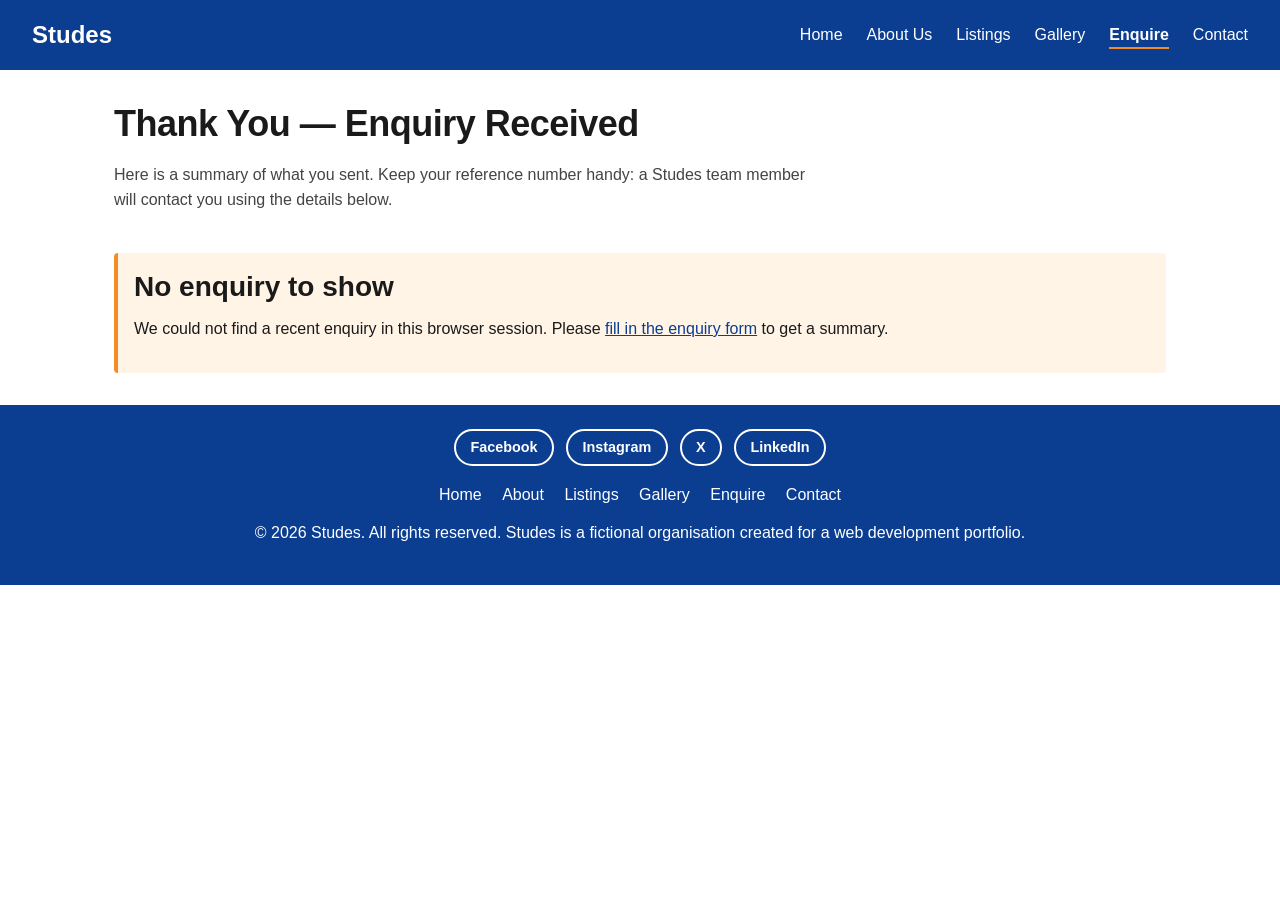
<file: response.html>
<!DOCTYPE html>
<html lang="en-ZA">
<head>
  <meta charset="UTF-8">
  <meta name="viewport" content="width=device-width, initial-scale=1.0">
  <title>Enquiry Received | Your Studes Summary and Reference Number</title>
  <meta name="description" content="Your Studes enquiry summary with reference number and estimated costs.">
  <meta name="keywords" content="student accommodation, student housing South Africa, rooms to rent near campus, Johannesburg, Pretoria, landlords">
  <meta name="author" content="Ignatious Shingirirai Tsikira">
  <meta name="robots" content="noindex, follow">
  <meta name="theme-color" content="#0b3d91">
  <link rel="canonical" href="https://shingi-tsikira.github.io/studes-website/response.html">
  <link rel="icon" type="image/png" href="images/favicon.png">

  <!-- Open Graph + Twitter tags control how the page looks when shared on social media -->
  <meta property="og:type" content="website">
  <meta property="og:site_name" content="Studes">
  <meta property="og:locale" content="en_ZA">
  <meta property="og:title" content="Enquiry Received | Your Studes Summary and Reference Number">
  <meta property="og:description" content="Your Studes enquiry summary with reference number and estimated costs.">
  <meta property="og:url" content="https://shingi-tsikira.github.io/studes-website/response.html">
  <meta property="og:image" content="https://shingi-tsikira.github.io/studes-website/images/studes-social-share.jpg">
  <meta property="og:image:width" content="1200">
  <meta property="og:image:height" content="630">
  <meta property="og:image:alt" content="Studes - student accommodation in Johannesburg and Pretoria">
  <meta name="twitter:card" content="summary_large_image">
  <meta name="twitter:title" content="Enquiry Received | Your Studes Summary and Reference Number">
  <meta name="twitter:description" content="Your Studes enquiry summary with reference number and estimated costs.">
  <meta name="twitter:image" content="https://shingi-tsikira.github.io/studes-website/images/studes-social-share.jpg">

  <link rel="stylesheet" href="css/style.css">
</head>
<body>
  <a class="skip-link" href="#main">Skip to main content</a>

  <!-- Header and primary navigation -->
  <header>
    <a class="logo" href="index.html" aria-label="Studes home">Studes</a>
    <button class="nav-toggle" id="navToggle" aria-label="Toggle navigation" aria-expanded="false" aria-controls="siteNav">&#9776;</button>
    <nav id="siteNav" aria-label="Primary">
      <ul>
        <li><a href="index.html">Home</a></li>
        <li><a href="about.html">About Us</a></li>
        <li><a href="services.html">Listings</a></li>
        <li><a href="gallery.html">Gallery</a></li>
        <li><a href="enquiry.html" class="active" aria-current="page">Enquire</a></li>
        <li><a href="contact.html">Contact</a></li>
      </ul>
    </nav>
  </header>

  <main id="main">
    <section class="page-header">
      <h1>Thank You &mdash; Enquiry Received</h1>
      <p>Here is a summary of what you sent. Keep your reference number handy: a Studes team member will contact you using the details below.</p>
    </section>

    <div id="summary" hidden></div>

    <div id="summary-actions" class="no-print" hidden>
      <button type="button" class="btn" id="print-summary">Print this summary</button>
      <button type="button" class="btn btn-secondary" id="clear-summary">Make another enquiry</button>
    </div>

    <div id="no-enquiry" class="no-results" hidden>
      <h2>No enquiry to show</h2>
      <p>We could not find a recent enquiry in this browser session. Please <a href="enquiry.html">fill in the enquiry form</a> to get a summary.</p>
    </div>
    <noscript><p class="no-results">This page needs JavaScript to show your summary.</p></noscript>
  </main>

  <!-- Footer -->
  <footer>
    <ul class="social-links" aria-label="Social media">
      <li><a href="https://www.facebook.com/" target="_blank" rel="noopener noreferrer" aria-label="Studes on Facebook (opens in a new tab)">Facebook</a></li>
      <li><a href="https://www.instagram.com/" target="_blank" rel="noopener noreferrer" aria-label="Studes on Instagram (opens in a new tab)">Instagram</a></li>
      <li><a href="https://x.com/" target="_blank" rel="noopener noreferrer" aria-label="Studes on X (opens in a new tab)">X</a></li>
      <li><a href="https://www.linkedin.com/" target="_blank" rel="noopener noreferrer" aria-label="Studes on LinkedIn (opens in a new tab)">LinkedIn</a></li>
    </ul>
    <nav class="footer-nav" aria-label="Footer">
      <a href="index.html">Home</a>
      <a href="about.html">About</a>
      <a href="services.html">Listings</a>
      <a href="gallery.html">Gallery</a>
      <a href="enquiry.html">Enquire</a>
      <a href="contact.html">Contact</a>
    </nav>
    <p>&copy; 2026 Studes. All rights reserved. Studes is a fictional organisation created for a web development portfolio.</p>
  </footer>

  <script src="js/script.js"></script>
  <script src="js/response.js"></script>
</body>
</html>
</file>
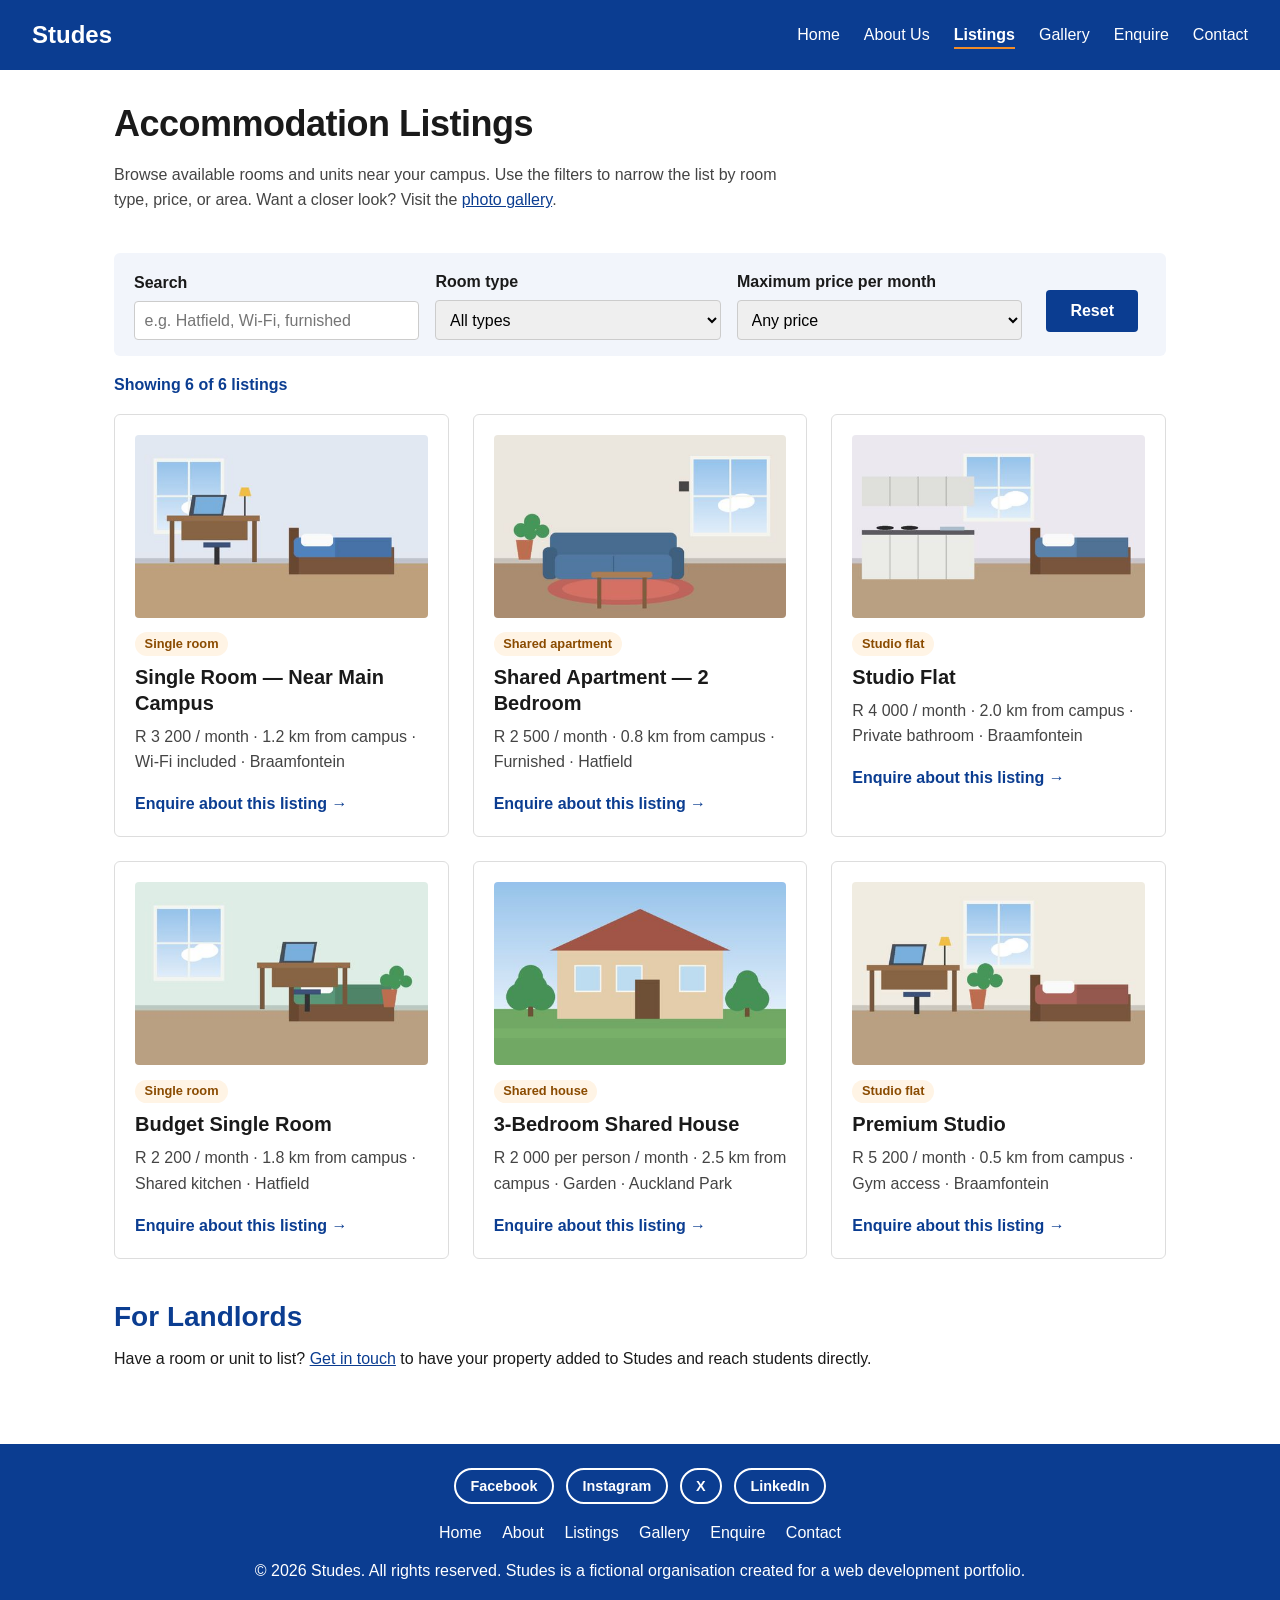
<file: services.html>
<!DOCTYPE html>
<html lang="en-ZA">
<head>
  <meta charset="UTF-8">
  <meta name="viewport" content="width=device-width, initial-scale=1.0">
  <title>Student Accommodation Listings | Rooms &amp; Flats Near Campus | Studes</title>
  <meta name="description" content="Browse and filter student accommodation near campus by room type, price and area. Single rooms, shared apartments and studio flats in Johannesburg and Pretoria.">
  <meta name="keywords" content="student accommodation, student housing South Africa, rooms to rent near campus, Johannesburg, Pretoria, landlords, single room, shared apartment, studio flat, rent per month">
  <meta name="author" content="Ignatious Shingirirai Tsikira">
  <meta name="robots" content="index, follow">
  <meta name="theme-color" content="#0b3d91">
  <link rel="canonical" href="https://shingi-tsikira.github.io/studes-website/services.html">
  <link rel="icon" type="image/png" href="images/favicon.png">

  <!-- Open Graph + Twitter tags control how the page looks when shared on social media -->
  <meta property="og:type" content="website">
  <meta property="og:site_name" content="Studes">
  <meta property="og:locale" content="en_ZA">
  <meta property="og:title" content="Student Accommodation Listings | Rooms &amp; Flats Near Campus | Studes">
  <meta property="og:description" content="Browse and filter student accommodation near campus by room type, price and area. Single rooms, shared apartments and studio flats in Johannesburg and Pretoria.">
  <meta property="og:url" content="https://shingi-tsikira.github.io/studes-website/services.html">
  <meta property="og:image" content="https://shingi-tsikira.github.io/studes-website/images/studes-social-share.jpg">
  <meta property="og:image:width" content="1200">
  <meta property="og:image:height" content="630">
  <meta property="og:image:alt" content="Studes - student accommodation in Johannesburg and Pretoria">
  <meta name="twitter:card" content="summary_large_image">
  <meta name="twitter:title" content="Student Accommodation Listings | Rooms &amp; Flats Near Campus | Studes">
  <meta name="twitter:description" content="Browse and filter student accommodation near campus by room type, price and area. Single rooms, shared apartments and studio flats in Johannesburg and Pretoria.">
  <meta name="twitter:image" content="https://shingi-tsikira.github.io/studes-website/images/studes-social-share.jpg">

  <link rel="stylesheet" href="css/style.css">
</head>
<body>
  <a class="skip-link" href="#main">Skip to main content</a>

  <!-- Header and primary navigation -->
  <header>
    <a class="logo" href="index.html" aria-label="Studes home">Studes</a>
    <button class="nav-toggle" id="navToggle" aria-label="Toggle navigation" aria-expanded="false" aria-controls="siteNav">&#9776;</button>
    <nav id="siteNav" aria-label="Primary">
      <ul>
        <li><a href="index.html">Home</a></li>
        <li><a href="about.html">About Us</a></li>
        <li><a href="services.html" class="active" aria-current="page">Listings</a></li>
        <li><a href="gallery.html">Gallery</a></li>
        <li><a href="enquiry.html">Enquire</a></li>
        <li><a href="contact.html">Contact</a></li>
      </ul>
    </nav>
  </header>

  <main id="main">
    <section class="page-header">
      <h1>Accommodation Listings</h1>
      <p>Browse available rooms and units near your campus. Use the filters to narrow the list by room type, price, or area. Want a closer look? Visit the <a href="gallery.html">photo gallery</a>.</p>
    </section>

    <!-- Filter controls: handled by js/script.js (no page reload needed) -->
    <form class="filter-bar" id="filter-form" role="search" aria-label="Filter accommodation listings">
      <div class="form-group">
        <label for="search">Search</label>
        <input type="search" id="search" name="search" placeholder="e.g. Hatfield, Wi-Fi, furnished">
      </div>
      <div class="form-group">
        <label for="type-filter">Room type</label>
        <select id="type-filter" name="type-filter">
          <option value="all">All types</option>
          <option value="single">Single room</option>
          <option value="shared">Shared apartment / house</option>
          <option value="studio">Studio flat</option>
        </select>
      </div>
      <div class="form-group">
        <label for="price-filter">Maximum price per month</label>
        <select id="price-filter" name="price-filter">
          <option value="any">Any price</option>
          <option value="2500">Up to R 2 500</option>
          <option value="3500">Up to R 3 500</option>
          <option value="5000">Up to R 5 000</option>
        </select>
      </div>
      <button type="reset" class="btn btn-secondary" id="reset-filters">Reset</button>
    </form>

    <p id="results-count" class="results-count" aria-live="polite"></p>

    <section class="listing-grid" id="listing-grid" aria-label="Accommodation listings">
      <article class="listing-card" data-type="single" data-price="3200">
        <img src="images/gallery/thumbs/single-room-desk-braamfontein.jpg" srcset="images/gallery/thumbs/single-room-desk-braamfontein.jpg 480w, images/gallery/single-room-desk-braamfontein.jpg 1200w" sizes="(max-width: 768px) 100vw, (max-width: 1024px) 45vw, 340px" width="480" height="300" alt="Single room with a study desk, 1.2 km from campus in Braamfontein" loading="lazy">
        <span class="badge">Single room</span>
        <h3>Single Room &mdash; Near Main Campus</h3>
        <p class="listing-meta">R&nbsp;3&nbsp;200 / month &middot; 1.2 km from campus &middot; Wi-Fi included &middot; Braamfontein</p>
        <a href="enquiry.html?type=student&amp;room=single&amp;area=braamfontein" class="card-link" aria-label="Enquire about Single Room &amp;mdash; Near Main Campus in Braamfontein">Enquire about this listing &rarr;</a>
      </article>
      <article class="listing-card" data-type="shared" data-price="2500">
        <img src="images/gallery/thumbs/shared-apartment-lounge-hatfield.jpg" srcset="images/gallery/thumbs/shared-apartment-lounge-hatfield.jpg 480w, images/gallery/shared-apartment-lounge-hatfield.jpg 1200w" sizes="(max-width: 768px) 100vw, (max-width: 1024px) 45vw, 340px" width="480" height="300" alt="Furnished lounge in a two-bedroom shared apartment in Hatfield" loading="lazy">
        <span class="badge">Shared apartment</span>
        <h3>Shared Apartment &mdash; 2 Bedroom</h3>
        <p class="listing-meta">R&nbsp;2&nbsp;500 / month &middot; 0.8 km from campus &middot; Furnished &middot; Hatfield</p>
        <a href="enquiry.html?type=student&amp;room=shared&amp;area=hatfield" class="card-link" aria-label="Enquire about Shared Apartment &amp;mdash; 2 Bedroom in Hatfield">Enquire about this listing &rarr;</a>
      </article>
      <article class="listing-card" data-type="studio" data-price="4000">
        <img src="images/gallery/thumbs/studio-flat-kitchenette-braamfontein.jpg" srcset="images/gallery/thumbs/studio-flat-kitchenette-braamfontein.jpg 480w, images/gallery/studio-flat-kitchenette-braamfontein.jpg 1200w" sizes="(max-width: 768px) 100vw, (max-width: 1024px) 45vw, 340px" width="480" height="300" alt="Studio flat with a kitchenette in Braamfontein" loading="lazy">
        <span class="badge">Studio flat</span>
        <h3>Studio Flat</h3>
        <p class="listing-meta">R&nbsp;4&nbsp;000 / month &middot; 2.0 km from campus &middot; Private bathroom &middot; Braamfontein</p>
        <a href="enquiry.html?type=student&amp;room=studio&amp;area=braamfontein" class="card-link" aria-label="Enquire about Studio Flat in Braamfontein">Enquire about this listing &rarr;</a>
      </article>
      <article class="listing-card" data-type="single" data-price="2200">
        <img src="images/gallery/thumbs/budget-single-room-shared-kitchen.jpg" srcset="images/gallery/thumbs/budget-single-room-shared-kitchen.jpg 480w, images/gallery/budget-single-room-shared-kitchen.jpg 1200w" sizes="(max-width: 768px) 100vw, (max-width: 1024px) 45vw, 340px" width="480" height="300" alt="Budget single room with access to a shared kitchen" loading="lazy">
        <span class="badge">Single room</span>
        <h3>Budget Single Room</h3>
        <p class="listing-meta">R&nbsp;2&nbsp;200 / month &middot; 1.8 km from campus &middot; Shared kitchen &middot; Hatfield</p>
        <a href="enquiry.html?type=student&amp;room=single&amp;area=hatfield" class="card-link" aria-label="Enquire about Budget Single Room in Hatfield">Enquire about this listing &rarr;</a>
      </article>
      <article class="listing-card" data-type="shared" data-price="2000">
        <img src="images/gallery/thumbs/three-bedroom-shared-house-garden.jpg" srcset="images/gallery/thumbs/three-bedroom-shared-house-garden.jpg 480w, images/gallery/three-bedroom-shared-house-garden.jpg 1200w" sizes="(max-width: 768px) 100vw, (max-width: 1024px) 45vw, 340px" width="480" height="300" alt="Three-bedroom shared student house with a garden in Auckland Park" loading="lazy">
        <span class="badge">Shared house</span>
        <h3>3-Bedroom Shared House</h3>
        <p class="listing-meta">R&nbsp;2&nbsp;000 per person / month &middot; 2.5 km from campus &middot; Garden &middot; Auckland Park</p>
        <a href="enquiry.html?type=student&amp;room=shared&amp;area=auckland-park" class="card-link" aria-label="Enquire about 3-Bedroom Shared House in Auckland Park">Enquire about this listing &rarr;</a>
      </article>
      <article class="listing-card" data-type="studio" data-price="5200">
        <img src="images/gallery/thumbs/premium-studio-double-bed.jpg" srcset="images/gallery/thumbs/premium-studio-double-bed.jpg 480w, images/gallery/premium-studio-double-bed.jpg 1200w" sizes="(max-width: 768px) 100vw, (max-width: 1024px) 45vw, 340px" width="480" height="300" alt="Premium studio with a double bed and gym access" loading="lazy">
        <span class="badge">Studio flat</span>
        <h3>Premium Studio</h3>
        <p class="listing-meta">R&nbsp;5&nbsp;200 / month &middot; 0.5 km from campus &middot; Gym access &middot; Braamfontein</p>
        <a href="enquiry.html?type=student&amp;room=studio&amp;area=braamfontein" class="card-link" aria-label="Enquire about Premium Studio in Braamfontein">Enquire about this listing &rarr;</a>
      </article>
    </section>

    <p id="no-results" class="no-results" hidden>No listings match your filters. Try widening your search.</p>

    <section class="content-block">
      <h2>For Landlords</h2>
      <p>Have a room or unit to list? <a href="enquiry.html?type=landlord">Get in touch</a> to have your property added to Studes and reach students directly.</p>
    </section>
  </main>

  <!-- Footer -->
  <footer>
    <ul class="social-links" aria-label="Social media">
      <li><a href="https://www.facebook.com/" target="_blank" rel="noopener noreferrer" aria-label="Studes on Facebook (opens in a new tab)">Facebook</a></li>
      <li><a href="https://www.instagram.com/" target="_blank" rel="noopener noreferrer" aria-label="Studes on Instagram (opens in a new tab)">Instagram</a></li>
      <li><a href="https://x.com/" target="_blank" rel="noopener noreferrer" aria-label="Studes on X (opens in a new tab)">X</a></li>
      <li><a href="https://www.linkedin.com/" target="_blank" rel="noopener noreferrer" aria-label="Studes on LinkedIn (opens in a new tab)">LinkedIn</a></li>
    </ul>
    <nav class="footer-nav" aria-label="Footer">
      <a href="index.html">Home</a>
      <a href="about.html">About</a>
      <a href="services.html">Listings</a>
      <a href="gallery.html">Gallery</a>
      <a href="enquiry.html">Enquire</a>
      <a href="contact.html">Contact</a>
    </nav>
    <p>&copy; 2026 Studes. All rights reserved. Studes is a fictional organisation created for a web development portfolio.</p>
  </footer>

  <script src="js/script.js"></script>
</body>
</html>
</file>
<file: css/style.css>
/* ==========================================================================
   Studes — style.css
   Part 2: CSS styling and responsive design
   Part 3: animations, form validation states, listing filters, map layout
   ========================================================================== */

/* ---- CSS Reset ---- */
* {
  box-sizing: border-box;
  margin: 0;
  padding: 0;
}

html {
  font-size: 100%; /* 1rem = 16px, scales with user settings */
  scroll-behavior: smooth;
}

img {
  max-width: 100%;
  display: block;
}

[hidden] {
  display: none !important;
}

/* ---- Base Style ---- */
body {
  font-family: 'Segoe UI', Arial, Helvetica, sans-serif;
  color: #1a1a1a;
  line-height: 1.6;
  background-color: #ffffff;
}

/* ---- Accessibility: skip link and focus ---- */
.skip-link {
  position: absolute;
  left: -999px;
  top: 0;
  background: #f28c28;
  color: #fff;
  padding: 0.5rem 1rem;
  z-index: 200;
}

.skip-link:focus {
  left: 0;
}

:focus-visible {
  outline: 3px solid #f28c28;
  outline-offset: 2px;
}

/* ---- Typography Scale ---- */
h1 {
  font-size: 2.25rem;
  font-weight: 700;
  line-height: 1.2;
  letter-spacing: -0.5px;
  margin-bottom: 1rem;
}

h2 {
  font-size: 1.75rem;
  font-weight: 700;
  line-height: 1.25;
  margin-bottom: 0.75rem;
}

h3 {
  font-size: 1.25rem;
  font-weight: 600;
  line-height: 1.3;
  margin-bottom: 0.5rem;
}

p {
  font-size: 1rem;
  margin-bottom: 1rem;
}

a {
  color: #0b3d91;
}

/* ---- Layout Containers ---- */
main {
  max-width: 1100px;
  margin: 0 auto;
  padding: 2rem 1.5rem;
}

section {
  margin-bottom: 2.5rem;
}

/* ---- Header (Flexbox) ---- */
header {
  display: flex;
  justify-content: space-between;
  align-items: center;
  padding: 1rem 2rem;
  background-color: #0b3d91;
  color: #fff;
  position: sticky;
  top: 0;
  z-index: 100;
}

.logo {
  font-size: 1.5rem;
  font-weight: bold;
  color: #fff;
  text-decoration: none;
}

nav ul {
  list-style: none;
  display: flex;
  gap: 1.5rem;
}

nav a {
  color: #fff;
  text-decoration: none;
  padding: 0.25rem 0;
  border-bottom: 2px solid transparent;
  transition: border-color 0.2s ease, color 0.2s ease;
}

nav a:hover,
nav a:focus {
  border-bottom-color: #f28c28;
}

nav a.active {
  border-bottom-color: #f28c28;
  font-weight: 600;
}

.nav-toggle {
  display: none;
  background: none;
  border: none;
  color: #fff;
  font-size: 1.5rem;
  cursor: pointer;
}

/* ---- Hero ---- */
.hero {
  text-align: center;
  padding: 4rem 1rem;
  background-color: #f2f5fb;
  border-radius: 8px;
  animation: fadeUp 0.7s ease both;
}

.hero h1 {
  max-width: 700px;
  margin-left: auto;
  margin-right: auto;
}

.hero p {
  max-width: 600px;
  margin-left: auto;
  margin-right: auto;
  color: #444;
}

/* ---- Buttons ---- */
.btn {
  display: inline-block;
  padding: 0.75rem 1.5rem;
  margin: 0.5rem;
  background-color: #f28c28;
  color: #fff;
  text-decoration: none;
  border-radius: 4px;
  border: none;
  cursor: pointer;
  font-family: inherit;
  font-size: 1rem;
  font-weight: 600;
  transition: background-color 0.2s ease, transform 0.15s ease;
}

.btn:hover,
.btn:focus {
  background-color: #d9771b;
}

.btn:active {
  transform: scale(0.97);
}

.btn-secondary {
  background-color: #0b3d91;
}

.btn-secondary:hover,
.btn-secondary:focus {
  background-color: #082c6b;
}

/* ---- Feature / Listing Layout (Flexbox) ---- */
.feature-grid,
.listing-grid {
  display: flex;
  flex-wrap: wrap;
  gap: 1.5rem;
}

.feature-card,
.listing-card {
  flex: 1 1 300px;
  border: 1px solid #ddd;
  border-radius: 6px;
  padding: 1.25rem;
  background-color: #fff;
  transition: box-shadow 0.2s ease, transform 0.2s ease;
}

.feature-card:hover,
.listing-card:hover {
  box-shadow: 0 4px 14px rgba(0, 0, 0, 0.08);
  transform: translateY(-3px);
}

.listing-card img {
  width: 100%;
  height: 160px;
  object-fit: cover;
  border-radius: 4px;
  margin-bottom: 0.75rem;
}

.card-link {
  font-weight: 600;
  text-decoration: none;
}

.card-link:hover,
.card-link:focus {
  text-decoration: underline;
}

/* ---- Listing filters (Part 3) ---- */
.filter-bar {
  display: flex;
  flex-wrap: wrap;
  gap: 1rem;
  align-items: flex-end;
  background-color: #f2f5fb;
  padding: 1rem 1.25rem;
  border-radius: 6px;
  margin-bottom: 1rem;
}

.filter-bar .form-group {
  flex: 1 1 200px;
  margin-bottom: 0;
}

.results-count {
  font-weight: 600;
  color: #0b3d91;
}

.no-results {
  padding: 1rem;
  background-color: #fff4e5;
  border-left: 4px solid #f28c28;
  border-radius: 4px;
}

/* ---- Content Blocks ---- */
.content-block h2 {
  color: #0b3d91;
}

.plain-list {
  list-style: disc;
  margin-left: 1.5rem;
}

.plain-list li {
  margin-bottom: 0.5rem;
}

/* ---- Locations (Flexbox) ---- */
.locations {
  display: flex;
  gap: 2rem;
  flex-wrap: wrap;
}

.location {
  flex: 1 1 250px;
  background-color: #f8f9fb;
  padding: 1rem;
  border-radius: 6px;
}

/* ---- Maps (Part 3: external service) ---- */
.map-grid {
  display: flex;
  flex-wrap: wrap;
  gap: 1.5rem;
}

.map-embed {
  flex: 1 1 320px;
}

.map-embed iframe {
  width: 100%;
  border-radius: 6px;
  display: block;
}

.map-embed figcaption {
  font-size: 0.9rem;
  color: #555;
  margin-top: 0.4rem;
}

/* ---- Forms ---- */
.form-group {
  margin-bottom: 1.25rem;
}

.form-group label {
  display: block;
  margin-bottom: 0.35rem;
  font-weight: 600;
}

.form-group input,
.form-group select,
.form-group textarea {
  width: 100%;
  padding: 0.6rem;
  border: 1px solid #ccc;
  border-radius: 4px;
  font-family: inherit;
  font-size: 1rem;
  transition: border-color 0.2s ease, box-shadow 0.2s ease;
}

.form-group input:focus,
.form-group select:focus,
.form-group textarea:focus {
  outline: none;
  border-color: #0b3d91;
  box-shadow: 0 0 0 3px rgba(11, 61, 145, 0.15);
}

/* Validation states (Part 3) */
.form-group .invalid {
  border-color: #c62828;
  background-color: #fff6f6;
}

.form-group .valid {
  border-color: #2e7d32;
}

.error-msg {
  color: #c62828;
  font-size: 0.875rem;
  margin-top: 0.3rem;
  margin-bottom: 0;
}

.form-status {
  margin-top: 1rem;
}

.form-status.success {
  padding: 1rem;
  background-color: #e8f5e9;
  border-left: 4px solid #2e7d32;
  border-radius: 4px;
}

.form-status.error {
  padding: 1rem;
  background-color: #fdecea;
  border-left: 4px solid #c62828;
  border-radius: 4px;
}

/* ---- Footer ---- */
footer {
  text-align: center;
  padding: 1.5rem;
  background-color: #0b3d91;
  color: #fff;
}

.footer-nav a {
  color: #fff;
  margin: 0 0.5rem;
  text-decoration: none;
}

.footer-nav a:hover {
  text-decoration: underline;
}

/* ---- Animations (Part 3) ---- */
@keyframes fadeUp {
  from {
    opacity: 0;
    transform: translateY(16px);
  }
  to {
    opacity: 1;
    transform: translateY(0);
  }
}

/* Elements get .reveal from js/script.js, then .visible when scrolled into view */
.reveal {
  opacity: 0;
  transform: translateY(24px);
  transition: opacity 0.6s ease, transform 0.6s ease;
}

.reveal.visible {
  opacity: 1;
  transform: none;
}

@media (prefers-reduced-motion: reduce) {
  *,
  *::before,
  *::after {
    animation: none !important;
    transition: none !important;
    scroll-behavior: auto !important;
  }

  .reveal {
    opacity: 1;
    transform: none;
  }
}

/* ==========================================================================
   Part 3 additions: gallery, lightbox, steps, FAQ, estimate panel,
   response (invoice) page, social links, interactive map, 404, print
   ========================================================================== */

.visually-hidden {
  position: absolute;
  width: 1px;
  height: 1px;
  overflow: hidden;
  clip: rect(0 0 0 0);
  white-space: nowrap;
}

.page-header p {
  max-width: 700px;
  color: #444;
}

.lead {
  font-size: 1.1rem;
  color: #444;
}

.section-link {
  font-weight: 600;
}

/* ---- Hero image strip on the homepage ---- */
.hero-strip {
  display: flex;
  gap: 1rem;
  margin-top: 2rem;
}

.hero-strip img {
  flex: 1 1 0;
  min-width: 0;
  border-radius: 6px;
  aspect-ratio: 8 / 5;
  object-fit: cover;
  box-shadow: 0 2px 10px rgba(0, 0, 0, 0.12);
}

/* ---- How it works ---- */
.steps {
  display: flex;
  flex-wrap: wrap;
  gap: 1.5rem;
  list-style: none;
}

.step-card {
  flex: 1 1 240px;
  padding: 1.25rem;
  border-radius: 6px;
  background-color: #f2f5fb;
  position: relative;
}

.step-number {
  display: inline-flex;
  align-items: center;
  justify-content: center;
  width: 2.25rem;
  height: 2.25rem;
  margin-bottom: 0.75rem;
  border-radius: 50%;
  background-color: #0b3d91;
  color: #fff;
  font-weight: 700;
}

/* ---- Listing card image + details ---- */
.listing-card img {
  aspect-ratio: 8 / 5;
  height: auto;
}

.listing-meta {
  color: #444;
}

.badge {
  display: inline-block;
  padding: 0.1rem 0.6rem;
  margin-bottom: 0.5rem;
  border-radius: 999px;
  background-color: #fff4e5;
  color: #8a4b00;
  font-size: 0.8rem;
  font-weight: 700;
}

/* ---- Gallery ---- */
.gallery-controls {
  display: flex;
  flex-wrap: wrap;
  gap: 1rem;
  align-items: flex-end;
  justify-content: space-between;
  margin-bottom: 1rem;
}

.pill-group {
  display: flex;
  flex-wrap: wrap;
  gap: 0.5rem;
}

.pill {
  padding: 0.5rem 1rem;
  border: 2px solid #0b3d91;
  border-radius: 999px;
  background: #fff;
  color: #0b3d91;
  font-family: inherit;
  font-size: 0.95rem;
  font-weight: 600;
  cursor: pointer;
  transition: background-color 0.2s ease, color 0.2s ease;
}

.pill:hover {
  background-color: #e8eefb;
}

.pill[aria-pressed="true"] {
  background-color: #0b3d91;
  color: #fff;
}

.gallery-search {
  flex: 1 1 240px;
  max-width: 340px;
}

.gallery-search label {
  display: block;
  font-weight: 600;
  margin-bottom: 0.3rem;
}

.gallery-search input {
  width: 100%;
  padding: 0.6rem;
  border: 1px solid #ccc;
  border-radius: 4px;
  font-family: inherit;
  font-size: 1rem;
}

.gallery-grid {
  display: flex;
  flex-wrap: wrap;
  gap: 1rem;
  list-style: none;
}

.gallery-grid li {
  flex: 1 1 240px;
  max-width: calc(33.333% - 0.7rem);
}

.gallery-item {
  display: block;
  width: 100%;
  padding: 0;
  border: 1px solid #ddd;
  border-radius: 6px;
  overflow: hidden;
  background: #fff;
  font-family: inherit;
  text-align: left;
  cursor: zoom-in;
  transition: box-shadow 0.2s ease, transform 0.2s ease;
}

.gallery-item:hover {
  box-shadow: 0 4px 14px rgba(0, 0, 0, 0.14);
  transform: translateY(-3px);
}

.gallery-item img {
  width: 100%;
  aspect-ratio: 8 / 5;
  object-fit: cover;
}

.gallery-item span {
  display: block;
  padding: 0.6rem 0.75rem;
  font-size: 0.9rem;
  color: #333;
}

.gallery-item[hidden],
.gallery-grid li[hidden] {
  display: none !important;
}

/* ---- Lightbox ---- */
body.lightbox-open {
  overflow: hidden;
}

.lightbox {
  position: fixed;
  inset: 0;
  z-index: 500;
  display: flex;
  flex-direction: column;
  align-items: center;
  justify-content: center;
  padding: 1rem;
  background: rgba(8, 16, 35, 0.92);
}

.lightbox-figure {
  max-width: min(1100px, 100%);
  margin: 0;
  text-align: center;
}

.lightbox-figure img {
  max-height: 72vh;
  width: auto;
  margin: 0 auto;
  border-radius: 6px;
}

.lightbox-figure figcaption {
  margin-top: 0.75rem;
  color: #fff;
}

.lightbox-counter {
  margin-top: 0.25rem;
  color: #c9d3ea;
  font-size: 0.9rem;
}

.lightbox-btn {
  position: absolute;
  width: 3rem;
  height: 3rem;
  border: none;
  border-radius: 50%;
  background: #fff;
  color: #0b3d91;
  font-size: 1.5rem;
  font-weight: 700;
  line-height: 1;
  cursor: pointer;
}

.lightbox-btn:hover {
  background: #f28c28;
  color: #fff;
}

.lightbox-close {
  top: 1rem;
  right: 1rem;
}

.lightbox-prev {
  left: 1rem;
  top: 50%;
}

.lightbox-next {
  right: 1rem;
  top: 50%;
}

/* ---- FAQ accordion (native details/summary: keyboard accessible without JavaScript) ---- */
.faq-item {
  border: 1px solid #ddd;
  border-radius: 6px;
  margin-bottom: 0.75rem;
  background: #fff;
}

.faq-item summary {
  padding: 0.9rem 1.1rem;
  font-weight: 600;
  cursor: pointer;
}

.faq-item[open] summary {
  color: #0b3d91;
}

.faq-item p {
  padding: 0 1.1rem;
}

/* ---- Forms: extra controls ---- */
.form-row {
  display: flex;
  flex-wrap: wrap;
  gap: 1rem;
}

.form-row .form-group {
  flex: 1 1 220px;
}

fieldset.form-group {
  border: 1px solid #ccc;
  border-radius: 4px;
  padding: 0.75rem 1rem;
}

fieldset.form-group legend {
  padding: 0 0.4rem;
  font-weight: 600;
}

.check-row {
  display: flex;
  flex-wrap: wrap;
  gap: 0.5rem 1.5rem;
}

.check-row label {
  display: inline-flex;
  align-items: center;
  gap: 0.4rem;
  margin: 0;
  font-weight: 400;
}

.check-row input {
  width: auto;
}

.conditional-fields {
  padding: 1rem;
  margin-bottom: 1.25rem;
  border-left: 4px solid #0b3d91;
  background-color: #f2f5fb;
  border-radius: 4px;
}

.help-text {
  margin: 0.3rem 0 0;
  font-size: 0.875rem;
  color: #555;
}

/* ---- Live estimate panel ---- */
.estimate-panel {
  margin-bottom: 1.25rem;
  padding: 1rem 1.25rem;
  border: 2px solid #0b3d91;
  border-radius: 6px;
  background-color: #fff;
}

.estimate-panel h2 {
  font-size: 1.25rem;
}

.summary-table,
.estimate-panel table {
  width: 100%;
  border-collapse: collapse;
}

.summary-table th,
.summary-table td,
.estimate-panel th,
.estimate-panel td {
  padding: 0.5rem 0.25rem;
  border-bottom: 1px solid #e4e8f0;
  text-align: left;
  font-weight: 400;
}

.summary-table td,
.estimate-panel td {
  text-align: right;
}

.summary-table .total-row th,
.summary-table .total-row td,
.estimate-panel .total-row th,
.estimate-panel .total-row td {
  font-weight: 700;
  color: #0b3d91;
  background-color: #f2f5fb;
}

/* ---- Response (invoice-style) page ---- */
.summary-head {
  padding: 1.5rem;
  margin-bottom: 1.5rem;
  border-radius: 6px;
  background-color: #0b3d91;
  color: #fff;
  text-align: center;
}

.summary-head p {
  margin: 0;
}

.summary-label {
  font-size: 0.85rem;
  letter-spacing: 1px;
  text-transform: uppercase;
}

.summary-ref {
  font-size: 2rem;
  font-weight: 700;
  letter-spacing: 1px;
}

.summary-card {
  padding: 1.25rem;
  margin-bottom: 1.25rem;
  border: 1px solid #ddd;
  border-radius: 6px;
  background: #fff;
}

.summary-card h2 {
  font-size: 1.25rem;
  color: #0b3d91;
}

.summary-message {
  white-space: pre-wrap;
  overflow-wrap: anywhere;
}

.fine-print {
  margin-top: 0.75rem;
  font-size: 0.85rem;
  color: #555;
}

/* ---- Contact: details, social links, map ---- */
.contact-grid {
  display: flex;
  flex-wrap: wrap;
  gap: 2rem;
}

.contact-grid > * {
  flex: 1 1 320px;
}

.social-links {
  display: flex;
  flex-wrap: wrap;
  gap: 0.75rem;
  list-style: none;
}

.social-links a {
  display: inline-block;
  padding: 0.5rem 1rem;
  border: 2px solid #0b3d91;
  border-radius: 999px;
  color: #0b3d91;
  font-weight: 600;
  text-decoration: none;
  transition: background-color 0.2s ease, color 0.2s ease;
}

.social-links a:hover,
.social-links a:focus-visible {
  background-color: #0b3d91;
  color: #fff;
}

footer .social-links {
  justify-content: center;
  margin-bottom: 1rem;
}

footer .social-links a {
  border-color: #fff;
  color: #fff;
  padding: 0.3rem 0.9rem;
  font-size: 0.9rem;
}

footer .social-links a:hover,
footer .social-links a:focus-visible {
  background-color: #fff;
  color: #0b3d91;
}

#office-map {
  height: 460px;
  border-radius: 6px;
  border: 1px solid #ccc;
  z-index: 1;
}

.office-pin span {
  display: flex;
  align-items: center;
  justify-content: center;
  width: 34px;
  height: 34px;
  border: 3px solid #fff;
  border-radius: 50% 50% 50% 0;
  background: #0b3d91;
  color: #fff;
  font-weight: 700;
  transform: rotate(-45deg);
  box-shadow: 0 2px 6px rgba(0, 0, 0, 0.4);
}

.office-pin span::after {
  content: "";
  width: 12px;
  height: 12px;
  border-radius: 50%;
  background: #fff;
}

.map-fallback {
  padding: 1rem;
  background-color: #fff4e5;
  border-left: 4px solid #f28c28;
  border-radius: 4px;
}

.location .btn {
  margin: 0.5rem 0.5rem 0 0;
  padding: 0.5rem 1rem;
  font-size: 0.9rem;
}

/* ---- 404 ---- */
.not-found {
  text-align: center;
  padding: 3rem 1rem;
}

.not-found .code {
  font-size: 5rem;
  font-weight: 700;
  line-height: 1;
  color: #0b3d91;
}

/* ---- Footer (expanded) ---- */
.footer-nav {
  margin-bottom: 0.75rem;
}

/* ---- Print (used by the response page "Print" button) ---- */
@media print {
  header,
  footer,
  .skip-link,
  .no-print,
  .nav-toggle {
    display: none !important;
  }

  .reveal {
    opacity: 1 !important;
    transform: none !important;
  }

  main {
    padding: 0;
  }

  .summary-head {
    background: #fff;
    color: #000;
    border: 2px solid #000;
  }
}

/* ==========================================================================
   Responsive Design — Breakpoints
   Desktop:  > 1024px   (default styles above)
   Tablet:   769px–1024px
   Mobile:   <= 768px
   ========================================================================== */

@media (max-width: 1024px) {
  main {
    padding: 1.5rem 1.25rem;
  }

  .feature-card,
  .listing-card {
    flex-basis: 45%;
  }

  h1 {
    font-size: 2rem;
  }
}

@media (max-width: 768px) {
  header {
    flex-wrap: wrap;
  }

  .nav-toggle {
    display: block;
  }

  nav#siteNav {
    display: none;
    width: 100%;
    order: 3;
  }

  nav#siteNav.open {
    display: block;
  }

  nav ul {
    flex-direction: column;
    gap: 0;
    padding-top: 1rem;
  }

  nav a {
    display: block;
    padding: 0.6rem 0;
  }

  .hero {
    padding: 2.5rem 1rem;
  }

  h1 {
    font-size: 1.6rem;
  }

  h2 {
    font-size: 1.4rem;
  }

  .feature-card,
  .listing-card {
    flex-basis: 100%;
  }

  .locations {
    flex-direction: column;
  }

  .btn {
    display: block;
    width: 100%;
    margin: 0.5rem 0;
  }

  .filter-bar .btn {
    margin: 0;
  }
}

@media (max-width: 1024px) {
  .gallery-grid li {
    max-width: calc(50% - 0.5rem);
  }
}

@media (max-width: 768px) {
  .gallery-grid li {
    max-width: 100%;
    flex-basis: 100%;
  }

  .hero-strip img:nth-child(n+3) {
    display: none;
  }

  .gallery-search {
    max-width: none;
  }

  .lightbox-prev,
  .lightbox-next {
    top: auto;
    bottom: 1rem;
  }

  .lightbox-figure img {
    max-height: 60vh;
  }

  #office-map {
    height: 340px;
  }

  .summary-ref {
    font-size: 1.5rem;
  }

  .social-links a {
    padding: 0.5rem 0.9rem;
  }
}
</file>
